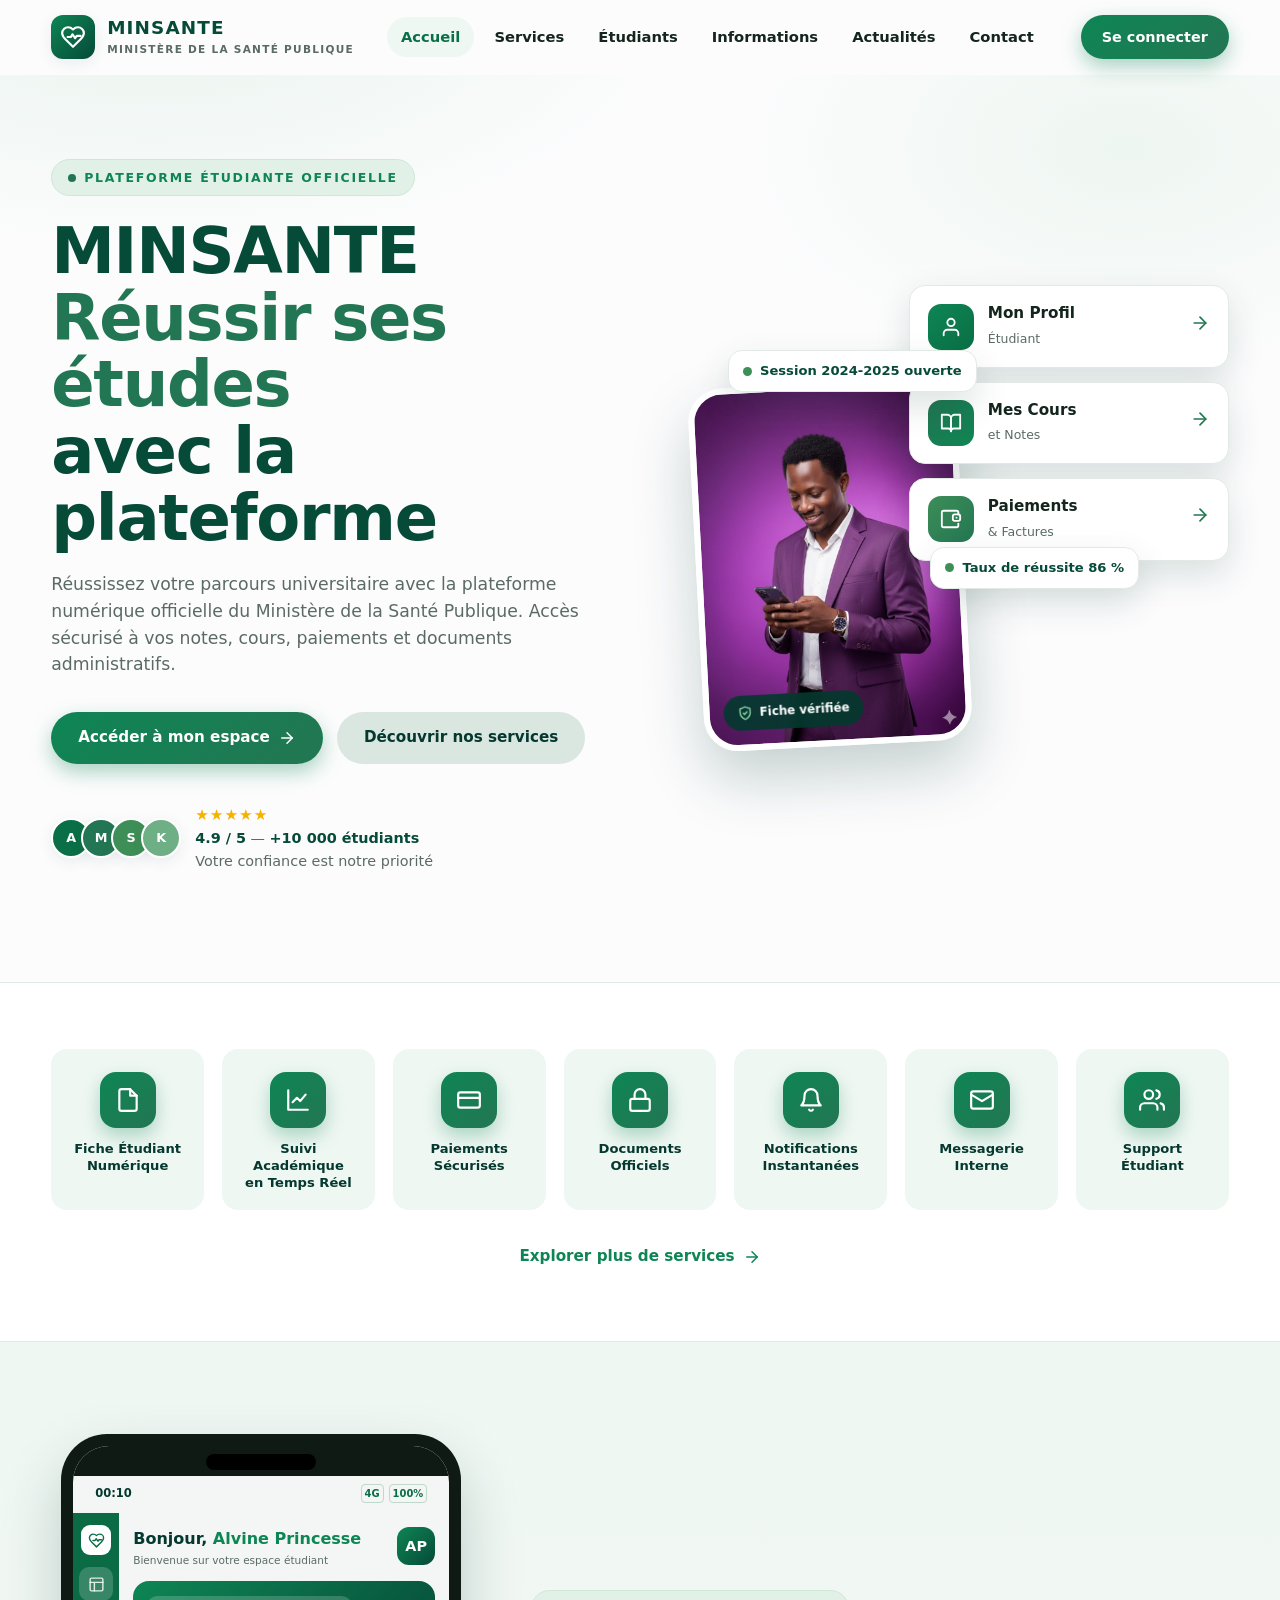
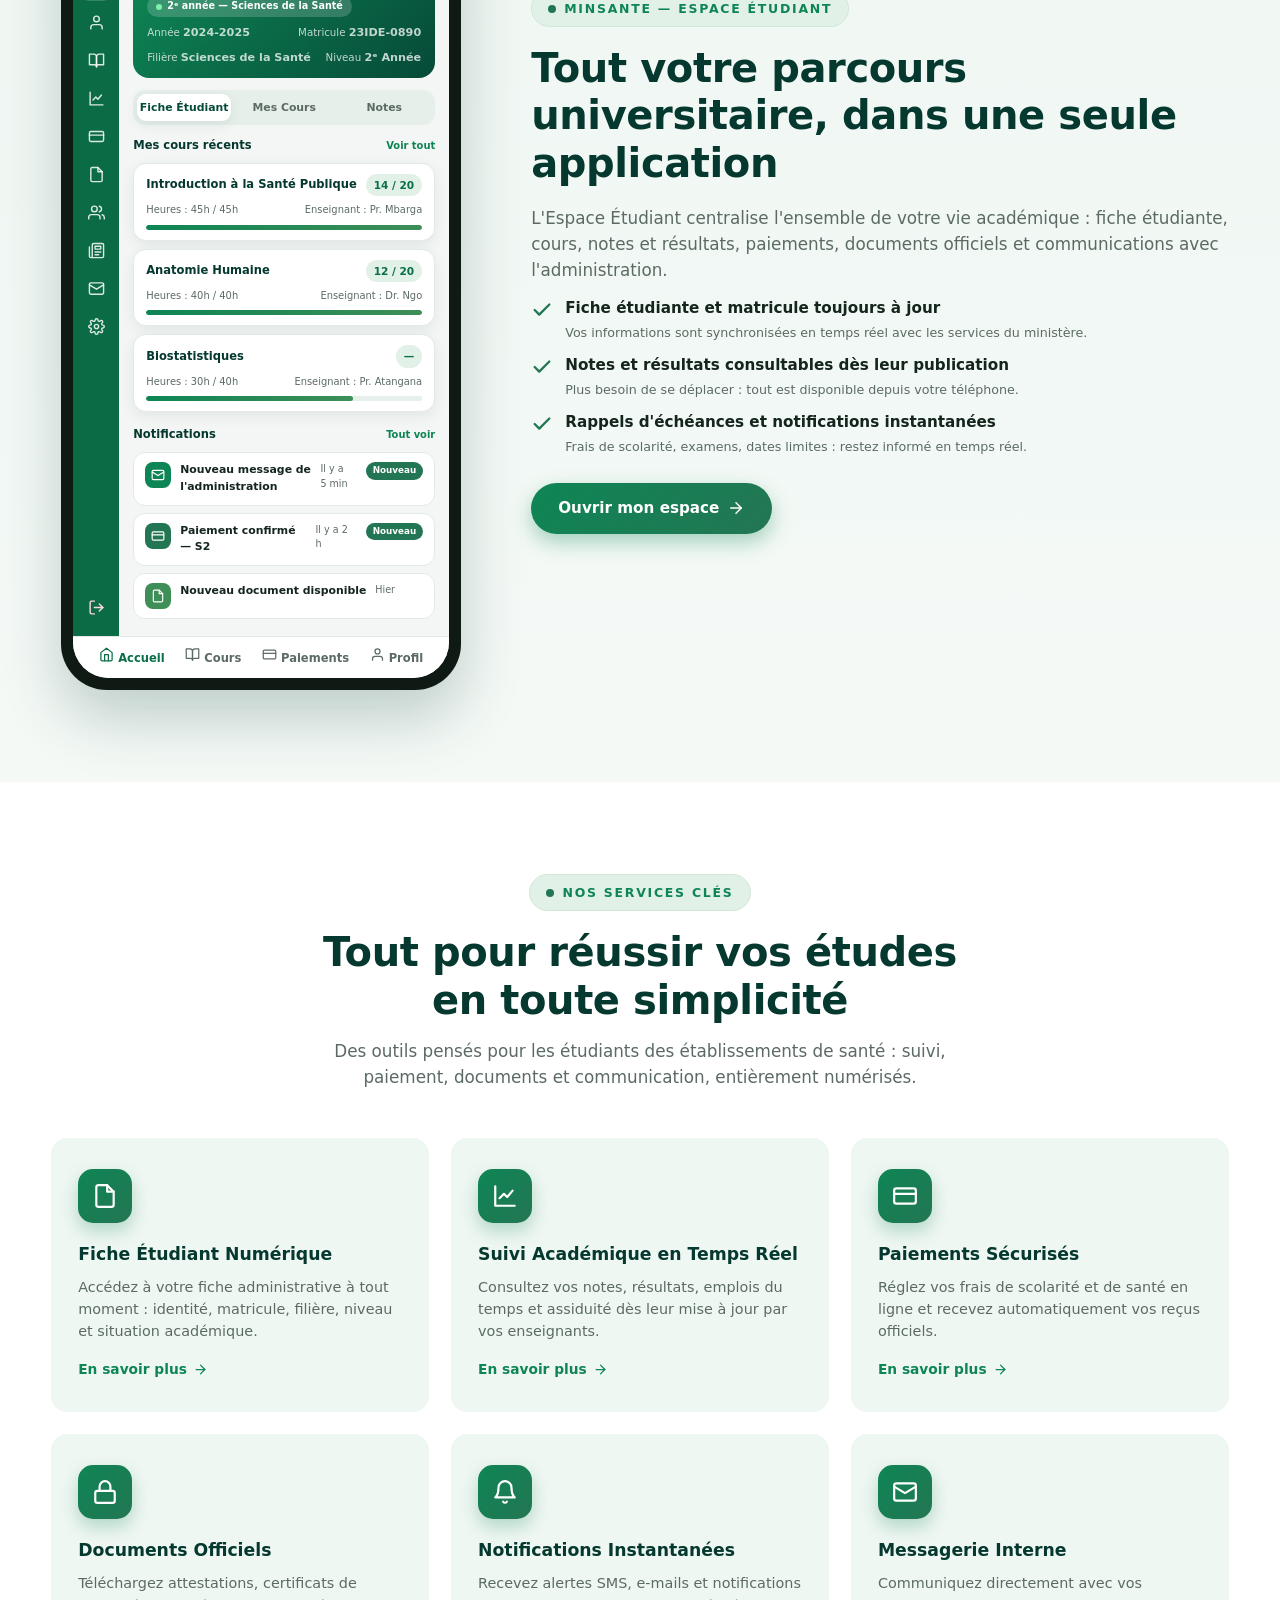
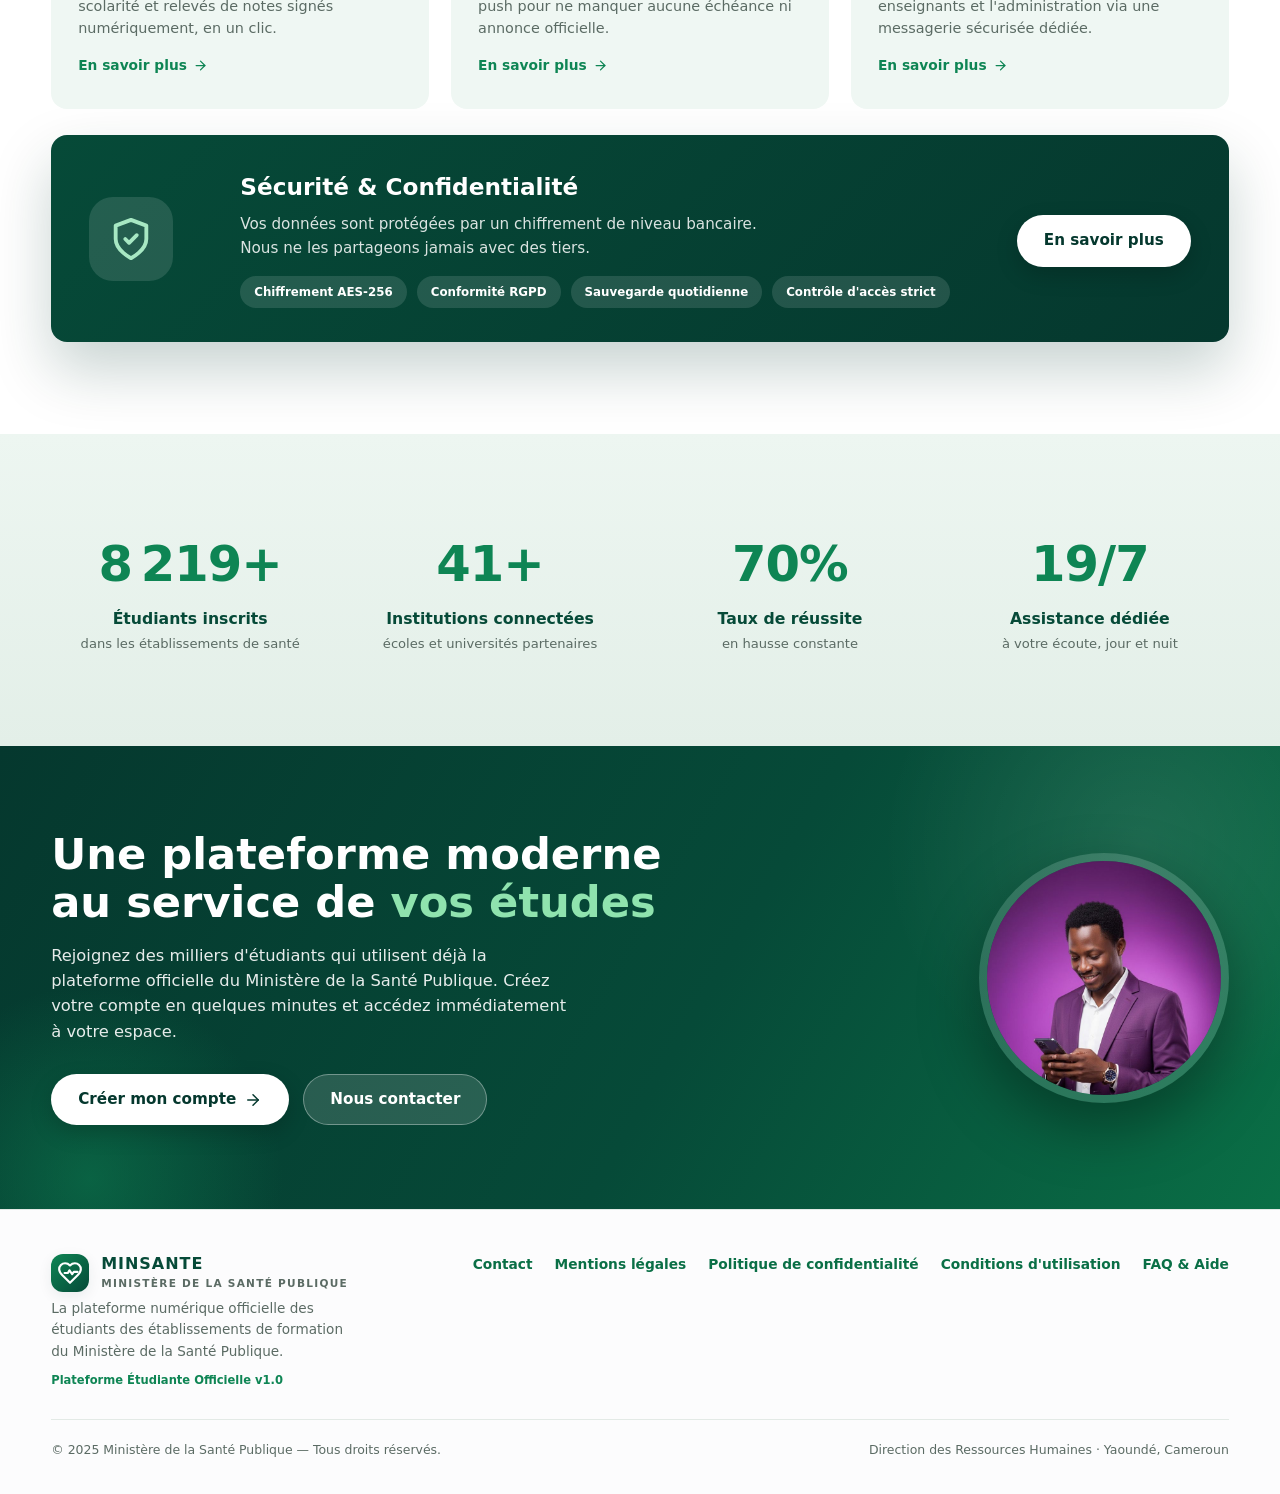
<file: index.html>
<!DOCTYPE html>
<html lang="fr">
<head>
  <meta charset="UTF-8">
  <meta name="viewport" content="width=device-width, initial-scale=1.0">
  <title>MINSANTE — Plateforme Étudiante Officielle</title>
  <meta name="description" content="Plateforme numérique officielle du Ministère de la Santé Publique : accès sécurisé à vos notes, cours, paiements et documents administratifs.">
  <link rel="stylesheet" href="css/style.css">

  <!-- Icônes SVG inline (sprite) -->
  <svg width="0" height="0" style="position:absolute" aria-hidden="true">
    <defs>
      <symbol id="i-graduation" viewBox="0 0 24 24" fill="none" stroke="currentColor" stroke-width="2" stroke-linecap="round" stroke-linejoin="round">
        <path d="M22 10 12 5 2 10l10 5 10-5z"/><path d="M6 12v5c0 1.7 2.7 3 6 3s6-1.3 6-3v-5"/><path d="M22 10v6"/>
      </symbol>
      <symbol id="i-layout" viewBox="0 0 24 24" fill="none" stroke="currentColor" stroke-width="2" stroke-linecap="round" stroke-linejoin="round">
        <rect x="3" y="3" width="18" height="18" rx="2"/><path d="M3 9h18M9 21V9"/>
      </symbol>
      <symbol id="i-user" viewBox="0 0 24 24" fill="none" stroke="currentColor" stroke-width="2" stroke-linecap="round" stroke-linejoin="round">
        <path d="M20 21v-2a4 4 0 0 0-4-4H8a4 4 0 0 0-4 4v2"/><circle cx="12" cy="7" r="4"/>
      </symbol>
      <symbol id="i-book" viewBox="0 0 24 24" fill="none" stroke="currentColor" stroke-width="2" stroke-linecap="round" stroke-linejoin="round">
        <path d="M2 3h6a4 4 0 0 1 4 4v14a3 3 0 0 0-3-3H2z"/><path d="M22 3h-6a4 4 0 0 0-4 4v14a3 3 0 0 1 3-3h7z"/>
      </symbol>
      <symbol id="i-file" viewBox="0 0 24 24" fill="none" stroke="currentColor" stroke-width="2" stroke-linecap="round" stroke-linejoin="round">
        <path d="M14 2H6a2 2 0 0 0-2 2v16a2 2 0 0 0 2 2h12a2 2 0 0 0 2-2V8z"/><path d="M14 2v6h6"/>
      </symbol>
      <symbol id="i-bell" viewBox="0 0 24 24" fill="none" stroke="currentColor" stroke-width="2" stroke-linecap="round" stroke-linejoin="round">
        <path d="M18 8A6 6 0 0 0 6 8c0 7-3 9-3 9h18s-3-2-3-9"/><path d="M13.7 21a2 2 0 0 1-3.4 0"/>
      </symbol>
      <symbol id="i-mail" viewBox="0 0 24 24" fill="none" stroke="currentColor" stroke-width="2" stroke-linecap="round" stroke-linejoin="round">
        <rect x="2" y="4" width="20" height="16" rx="2"/><path d="m22 7-10 6L2 7"/>
      </symbol>
      <symbol id="i-wallet" viewBox="0 0 24 24" fill="none" stroke="currentColor" stroke-width="2" stroke-linecap="round" stroke-linejoin="round">
        <path d="M20 7V5a2 2 0 0 0-2-2H4a2 2 0 0 0-2 2v14a2 2 0 0 0 2 2h14a2 2 0 0 0 2-2v-2"/><rect x="14" y="7" width="8" height="7" rx="2"/><path d="M18 10.5h.01"/>
      </symbol>
      <symbol id="i-settings" viewBox="0 0 24 24" fill="none" stroke="currentColor" stroke-width="2" stroke-linecap="round" stroke-linejoin="round">
        <circle cx="12" cy="12" r="3"/><path d="M19.4 15a1.7 1.7 0 0 0 .3 1.9l.1.1a2 2 0 1 1-2.8 2.8l-.1-.1a1.7 1.7 0 0 0-1.9-.3 1.7 1.7 0 0 0-1 1.5V21a2 2 0 1 1-4 0v-.1a1.7 1.7 0 0 0-1-1.5 1.7 1.7 0 0 0-1.9.3l-.1.1a2 2 0 1 1-2.8-2.8l.1-.1a1.7 1.7 0 0 0 .3-1.9 1.7 1.7 0 0 0-1.5-1H3a2 2 0 1 1 0-4h.1a1.7 1.7 0 0 0 1.5-1 1.7 1.7 0 0 0-.3-1.9l-.1-.1a2 2 0 1 1 2.8-2.8l.1.1a1.7 1.7 0 0 0 1.9.3h.1a1.7 1.7 0 0 0 1-1.5V3a2 2 0 1 1 4 0v.1a1.7 1.7 0 0 0 1 1.5 1.7 1.7 0 0 0 1.9-.3l.1-.1a2 2 0 1 1 2.8 2.8l-.1.1a1.7 1.7 0 0 0-.3 1.9v.1a1.7 1.7 0 0 0 1.5 1H21a2 2 0 1 1 0 4h-.1a1.7 1.7 0 0 0-1.5 1z"/>
      </symbol>
      <symbol id="i-logout" viewBox="0 0 24 24" fill="none" stroke="currentColor" stroke-width="2" stroke-linecap="round" stroke-linejoin="round">
        <path d="M9 21H5a2 2 0 0 1-2-2V5a2 2 0 0 1 2-2h4"/><path d="m16 17 5-5-5-5"/><path d="M21 12H9"/>
      </symbol>
      <symbol id="i-arrow-right" viewBox="0 0 24 24" fill="none" stroke="currentColor" stroke-width="2" stroke-linecap="round" stroke-linejoin="round">
        <path d="M5 12h14"/><path d="m12 5 7 7-7 7"/>
      </symbol>
      <symbol id="i-arrow-up" viewBox="0 0 24 24" fill="none" stroke="currentColor" stroke-width="2" stroke-linecap="round" stroke-linejoin="round">
        <path d="M12 19V5"/><path d="m5 12 7-7 7 7"/>
      </symbol>
      <symbol id="i-shield" viewBox="0 0 24 24" fill="none" stroke="currentColor" stroke-width="2" stroke-linecap="round" stroke-linejoin="round">
        <path d="M12 22s8-4 8-10V5l-8-3-8 3v7c0 6 8 10 8 10z"/><path d="m9 12 2 2 4-4"/>
      </symbol>
      <symbol id="i-people" viewBox="0 0 24 24" fill="none" stroke="currentColor" stroke-width="2" stroke-linecap="round" stroke-linejoin="round">
        <path d="M17 21v-2a4 4 0 0 0-4-4H5a4 4 0 0 0-4 4v2"/><circle cx="9" cy="7" r="4"/><path d="M23 21v-2a4 4 0 0 0-3-3.9"/><path d="M16 3.1a4 4 0 0 1 0 7.8"/>
      </symbol>
      <symbol id="i-check" viewBox="0 0 24 24" fill="none" stroke="currentColor" stroke-width="2.5" stroke-linecap="round" stroke-linejoin="round">
        <path d="M20 6 9 17l-5-5"/>
      </symbol>
      <symbol id="i-eye" viewBox="0 0 24 24" fill="none" stroke="currentColor" stroke-width="2" stroke-linecap="round" stroke-linejoin="round">
        <path d="M1 12s4-8 11-8 11 8 11 8-4 8-11 8-11-8-11-8z"/><circle cx="12" cy="12" r="3"/>
      </symbol>
      <symbol id="i-pin" viewBox="0 0 24 24" fill="none" stroke="currentColor" stroke-width="2" stroke-linecap="round" stroke-linejoin="round">
        <path d="M20 10c0 6-8 12-8 12s-8-6-8-12a8 8 0 0 1 16 0z"/><circle cx="12" cy="10" r="3"/>
      </symbol>
      <symbol id="i-phone" viewBox="0 0 24 24" fill="none" stroke="currentColor" stroke-width="2" stroke-linecap="round" stroke-linejoin="round">
        <path d="M22 16.9v3a2 2 0 0 1-2.2 2 19.8 19.8 0 0 1-8.6-3.1 19.5 19.5 0 0 1-6-6A19.8 19.8 0 0 1 2.1 4.2 2 2 0 0 1 4.1 2h3a2 2 0 0 1 2 1.7c.1 1 .4 2 .7 2.9a2 2 0 0 1-.4 2.1L8.1 10a16 16 0 0 0 6 6l1.3-1.3a2 2 0 0 1 2.1-.4c.9.3 1.9.6 2.9.7a2 2 0 0 1 1.6 2z"/>
      </symbol>
      <symbol id="i-home" viewBox="0 0 24 24" fill="none" stroke="currentColor" stroke-width="2" stroke-linecap="round" stroke-linejoin="round">
        <path d="m3 9 9-7 9 7v11a2 2 0 0 1-2 2H5a2 2 0 0 1-2-2z"/><path d="M9 22V12h6v10"/>
      </symbol>
      <symbol id="i-chart" viewBox="0 0 24 24" fill="none" stroke="currentColor" stroke-width="2" stroke-linecap="round" stroke-linejoin="round">
        <path d="M3 3v18h18"/><path d="m7 14 4-4 3 3 5-6"/>
      </symbol>
      <symbol id="i-clock" viewBox="0 0 24 24" fill="none" stroke="currentColor" stroke-width="2" stroke-linecap="round" stroke-linejoin="round">
        <circle cx="12" cy="12" r="10"/><path d="M12 6v6l4 2"/>
      </symbol>
      <symbol id="i-calendar" viewBox="0 0 24 24" fill="none" stroke="currentColor" stroke-width="2" stroke-linecap="round" stroke-linejoin="round">
        <rect x="3" y="4" width="18" height="18" rx="2"/><path d="M16 2v4M8 2v4M3 10h18"/>
      </symbol>
      <symbol id="i-newspaper" viewBox="0 0 24 24" fill="none" stroke="currentColor" stroke-width="2" stroke-linecap="round" stroke-linejoin="round">
        <path d="M4 22h16a2 2 0 0 0 2-2V4a2 2 0 0 0-2-2H8a2 2 0 0 0-2 2v16a2 2 0 0 1-4 0V7"/><path d="M18 14h-8M15 18h-5M10 6h8v4h-8z"/>
      </symbol>
      <symbol id="i-edit" viewBox="0 0 24 24" fill="none" stroke="currentColor" stroke-width="2" stroke-linecap="round" stroke-linejoin="round">
        <path d="M17 3a2.8 2.8 0 1 1 4 4L7.5 20.5 2 22l1.5-5.5z"/>
      </symbol>
      <symbol id="i-heart-pulse" viewBox="0 0 24 24" fill="none" stroke="currentColor" stroke-width="2" stroke-linecap="round" stroke-linejoin="round">
        <path d="M19 14c1.5-1.5 3-3.2 3-5.5A5.5 5.5 0 0 0 16.5 3c-1.8 0-3 .5-4.5 2-1.5-1.5-2.7-2-4.5-2A5.5 5.5 0 0 0 2 8.5c0 2.3 1.5 4 3 5.5l7 7z"/><path d="M7 12h3l1.5-2.5L14 13l1.5-2H19"/>
      </symbol>
      <symbol id="i-lock" viewBox="0 0 24 24" fill="none" stroke="currentColor" stroke-width="2" stroke-linecap="round" stroke-linejoin="round">
        <rect x="3" y="11" width="18" height="11" rx="2"/><path d="M7 11V7a5 5 0 0 1 10 0v4"/>
      </symbol>
      <symbol id="i-star" viewBox="0 0 24 24" fill="currentColor">
        <path d="m12 2 3.1 6.3 6.9 1-5 4.9 1.2 6.8L12 17.8 5.8 21l1.2-6.8-5-4.9 6.9-1z"/>
      </symbol>
      <symbol id="i-card" viewBox="0 0 24 24" fill="none" stroke="currentColor" stroke-width="2" stroke-linecap="round" stroke-linejoin="round">
        <rect x="2" y="5" width="20" height="14" rx="2"/><path d="M2 10h20"/>
      </symbol>
    </defs>
  </svg>

</head>
<body id="accueil">

  <!-- ==================== EN-TÊTE ==================== -->
  <header class="site-header" id="header">
    <div class="container nav">
      <a href="index.html" class="brand" aria-label="MINSANTE — accueil">
        <span class="brand__logo">
          <svg aria-hidden="true"><use href="#i-heart-pulse"/></svg>
        </span>
        <span class="brand__text">
          <span class="brand__name">MINSANTE</span><br>
          <span class="brand__sub">Ministère de la Santé Publique</span>
        </span>
      </a>

      <nav class="nav__links" id="navLinks" aria-label="Navigation principale">
        <a href="#accueil" class="active">Accueil</a>
        <a href="#services">Services</a>
        <a href="#espace-etudiant">Étudiants</a>
        <a href="#informations">Informations</a>
        <a href="actualites.html">Actualités</a>
        <a href="contact.html">Contact</a>
      </nav>

      <div class="nav__cta">
        <a href="connexion.html" class="btn btn-primary">Se connecter</a>
        <button class="burger" id="burger" aria-label="Ouvrir le menu" aria-expanded="false">
          <span></span><span></span><span></span>
        </button>
      </div>
    </div>
  </header>

  <!-- ==================== HÉRO ==================== -->
  <section class="hero">
    <div class="container hero__grid">
      <div>
        <span class="eyebrow">Plateforme Étudiante Officielle</span>
        <h1 class="hero__title">MINSANTE<br><span>Réussir ses études</span><br>avec la plateforme</h1>
        <p class="hero__text">
          Réussissez votre parcours universitaire avec la plateforme numérique officielle du
          Ministère de la Santé Publique. Accès sécurisé à vos notes, cours, paiements et
          documents administratifs.
        </p>
        <div class="hero__actions">
          <a href="connexion.html" class="btn btn-primary">
            Accéder à mon espace
            <svg aria-hidden="true"><use href="#i-arrow-right"/></svg>
          </a>
          <a href="#services" class="btn btn-ghost">Découvrir nos services</a>
        </div>
        <div class="hero__trust">
          <div class="avatars" aria-hidden="true">
            <span style="background:#0a6f46">A</span>
            <span style="background:#237653">M</span>
            <span style="background:#3e8e57">S</span>
            <span style="background:#6faf85">K</span>
          </div>
          <div>
            <div class="trust__stars">★★★★★</div>
            <div class="trust__note"><b>4.9 / 5</b> — <b>+10 000 étudiants</b><br>Votre confiance est notre priorité</div>
          </div>
        </div>
      </div>

      <!-- Visuel : cartes de liens rapides -->
      <div class="hero__visual reveal">
        <div class="hero__float-chip chip-bilan"><span class="dot"></span>Session 2024-2025 ouverte</div>
        <div class="hero__float-chip chip-reussite"><span class="dot"></span>Taux de réussite 86 %</div>
        <figure class="hero__photo">
          <img src="img/etudiant.jpg" alt="Étudiant en Sciences de la Santé sur la plateforme MINSANTE">
          <figcaption class="hero__photo-badge">
            <svg aria-hidden="true"><use href="#i-shield"/></svg>
            Fiche vérifiée
          </figcaption>
        </figure>
        <div class="hero__card-stack">
          <a class="quick-card" href="connexion.html">
            <span class="quick-card__icon" style="background:linear-gradient(135deg,#0e8554,#0a6f46)">
              <svg aria-hidden="true"><use href="#i-user"/></svg>
            </span>
            <span class="quick-card__text"><b>Mon Profil</b><small>Étudiant</small></span>
            <span class="quick-card__arrow"><svg aria-hidden="true"><use href="#i-arrow-right"/></svg></span>
          </a>
          <a class="quick-card" href="#espace-etudiant">
            <span class="quick-card__icon" style="background:linear-gradient(135deg,#237653,#0e8554)">
              <svg aria-hidden="true"><use href="#i-book"/></svg>
            </span>
            <span class="quick-card__text"><b>Mes Cours</b><small>et Notes</small></span>
            <span class="quick-card__arrow"><svg aria-hidden="true"><use href="#i-arrow-right"/></svg></span>
          </a>
          <a class="quick-card" href="contact.html">
            <span class="quick-card__icon" style="background:linear-gradient(135deg,#3e8e57,#237653)">
              <svg aria-hidden="true"><use href="#i-wallet"/></svg>
            </span>
            <span class="quick-card__text"><b>Paiements</b><small>&amp; Factures</small></span>
            <span class="quick-card__arrow"><svg aria-hidden="true"><use href="#i-arrow-right"/></svg></span>
          </a>
        </div>
      </div>
    </div>
  </section>

  <!-- ==================== BANDE SERVICES ==================== -->
  <section class="services-band" id="services">
    <div class="container">
      <div class="services-band__grid">
        <div class="service-mini reveal">
          <span class="service-mini__icon"><svg aria-hidden="true"><use href="#i-file"/></svg></span>
          <p>Fiche Étudiant<br>Numérique</p>
        </div>
        <div class="service-mini reveal">
          <span class="service-mini__icon"><svg aria-hidden="true"><use href="#i-chart"/></svg></span>
          <p>Suivi Académique<br>en Temps Réel</p>
        </div>
        <div class="service-mini reveal">
          <span class="service-mini__icon"><svg aria-hidden="true"><use href="#i-card"/></svg></span>
          <p>Paiements<br>Sécurisés</p>
        </div>
        <div class="service-mini reveal">
          <span class="service-mini__icon"><svg aria-hidden="true"><use href="#i-lock"/></svg></span>
          <p>Documents<br>Officiels</p>
        </div>
        <div class="service-mini reveal">
          <span class="service-mini__icon"><svg aria-hidden="true"><use href="#i-bell"/></svg></span>
          <p>Notifications<br>Instantanées</p>
        </div>
        <div class="service-mini reveal">
          <span class="service-mini__icon"><svg aria-hidden="true"><use href="#i-mail"/></svg></span>
          <p>Messagerie<br>Interne</p>
        </div>
        <div class="service-mini reveal">
          <span class="service-mini__icon"><svg aria-hidden="true"><use href="#i-people"/></svg></span>
          <p>Support<br>Étudiant</p>
        </div>
      </div>
      <div class="services-band__more">
        <a href="#informations">Explorer plus de services
          <svg aria-hidden="true"><use href="#i-arrow-right"/></svg>
        </a>
      </div>
    </div>
  </section>

  <!-- ==================== ESPACE ÉTUDIANT ==================== -->
  <section class="section space" id="espace-etudiant">
    <div class="container space__grid">
      <!-- Téléphone -->
      <div class="phone reveal">
        <div class="phone__screen">
          <div class="phone__notch"></div>
          <div class="phone__status">
            <span id="phoneClock">08:45</span>
            <span class="icons"><span>4G</span><span>100%</span></span>
          </div>

          <div class="dash">
            <!-- Barre latérale -->
            <aside class="dash__side">
              <span class="logo"><svg aria-hidden="true"><use href="#i-heart-pulse"/></svg></span>
              <button class="active" title="Tableau de bord" data-side="0"><svg aria-hidden="true"><use href="#i-layout"/></svg></button>
              <button title="Fiche étudiant" data-side="1"><svg aria-hidden="true"><use href="#i-user"/></svg></button>
              <button title="Mes cours" data-side="2"><svg aria-hidden="true"><use href="#i-book"/></svg></button>
              <button title="Notes &amp; résultats" data-side="3"><svg aria-hidden="true"><use href="#i-chart"/></svg></button>
              <button title="Paiements" data-side="4"><svg aria-hidden="true"><use href="#i-card"/></svg></button>
              <button title="Documents" data-side="5"><svg aria-hidden="true"><use href="#i-file"/></svg></button>
              <button title="Emploi &amp; stages" data-side="6"><svg aria-hidden="true"><use href="#i-people"/></svg></button>
              <button title="Actualités" data-side="7"><svg aria-hidden="true"><use href="#i-newspaper"/></svg></button>
              <button title="Messages" data-side="8"><svg aria-hidden="true"><use href="#i-mail"/></svg></button>
              <button title="Paramètres" data-side="9"><svg aria-hidden="true"><use href="#i-settings"/></svg></button>
              <button class="logout" title="Déconnexion"><svg aria-hidden="true"><use href="#i-logout"/></svg></button>
            </aside>

            <!-- Contenu -->
            <main class="dash__main">
              <div class="dash__welcome">
                <div>
                  <h4>Bonjour, <span>Alvine Princesse</span></h4>
                  <p>Bienvenue sur votre espace étudiant</p>
                </div>
                <span class="dash__avatar">AP</span>
              </div>

              <div class="dash__student-card">
                <span class="badge">2ᵉ année — Sciences de la Santé</span>
                <div class="row">
                  <span>Année <b>2024-2025</b></span>
                  <span>Matricule <b>23IDE-0890</b></span>
                </div>
                <div class="row">
                  <span>Filière <b>Sciences de la Santé</b></span>
                  <span>Niveau <b>2ᵉ Année</b></span>
                </div>
              </div>

              <!-- Onglets -->
              <div class="dash__tabs" role="tablist">
                <button class="active" data-tab="fiche" role="tab">Fiche Étudiant</button>
                <button data-tab="cours" role="tab">Mes Cours</button>
                <button data-tab="notes" role="tab">Notes</button>
              </div>

              <!-- Panel : Fiche -->
              <div class="dash__panel active" data-panel="fiche">
                <div class="dash__block-title">
                  <span>Mes cours récents</span>
                  <a href="#espace-etudiant">Voir tout</a>
                </div>

                <div class="course-card">
                  <div class="course-card__top">
                    <h6>Introduction à la Santé Publique</h6>
                    <span class="grade">14 / 20</span>
                  </div>
                  <div class="meta"><span>Heures : 45h / 45h</span><span>Enseignant : Pr. Mbarga</span></div>
                  <div class="bar"><i style="width:100%"></i></div>
                </div>
                <div class="course-card">
                  <div class="course-card__top">
                    <h6>Anatomie Humaine</h6>
                    <span class="grade">12 / 20</span>
                  </div>
                  <div class="meta"><span>Heures : 40h / 40h</span><span>Enseignant : Dr. Ngo</span></div>
                  <div class="bar"><i style="width:100%"></i></div>
                </div>
                <div class="course-card">
                  <div class="course-card__top">
                    <h6>Biostatistiques</h6>
                    <span class="grade">—</span>
                  </div>
                  <div class="meta"><span>Heures : 30h / 40h</span><span>Enseignant : Pr. Atangana</span></div>
                  <div class="bar"><i style="width:75%"></i></div>
                </div>

                <div class="dash__block-title" style="margin-top:14px">
                  <span>Notifications</span>
                  <a href="actualites.html">Tout voir</a>
                </div>
                <ul class="notif-list">
                  <li class="new">
                    <span class="ico" style="background:#0e8554"><svg aria-hidden="true"><use href="#i-mail"/></svg></span>
                    <p>Nouveau message de l'administration</p>
                    <small>Il y a 5 min</small>
                  </li>
                  <li class="new">
                    <span class="ico" style="background:#237653"><svg aria-hidden="true"><use href="#i-card"/></svg></span>
                    <p>Paiement confirmé — S2</p>
                    <small>Il y a 2 h</small>
                  </li>
                  <li>
                    <span class="ico" style="background:#3e8e57"><svg aria-hidden="true"><use href="#i-file"/></svg></span>
                    <p>Nouveau document disponible</p>
                    <small>Hier</small>
                  </li>
                </ul>
              </div>

              <!-- Panel : Cours -->
              <div class="dash__panel" data-panel="cours">
                <div class="dash__block-title"><span>Semestre 2 — 2024-2025</span><a href="#espace-etudiant">Emploi du temps</a></div>
                <div class="course-card">
                  <div class="course-card__top"><h6>Introduction à la Santé Publique</h6><span class="grade">45h</span></div>
                  <div class="meta"><span>Lun · Mer · 8h-10h</span><span>Pr. Mbarga</span></div>
                  <div class="bar"><i style="width:100%"></i></div>
                </div>
                <div class="course-card">
                  <div class="course-card__top"><h6>Anatomie Humaine</h6><span class="grade">40h</span></div>
                  <div class="meta"><span>Mar · Jeu · 10h-12h</span><span>Dr. Ngo</span></div>
                  <div class="bar"><i style="width:100%"></i></div>
                </div>
                <div class="course-card">
                  <div class="course-card__top"><h6>Biostatistiques</h6><span class="grade">30h/40h</span></div>
                  <div class="meta"><span>Ven · 13h-17h</span><span>Pr. Atangana</span></div>
                  <div class="bar"><i style="width:75%"></i></div>
                </div>
                <div class="course-card">
                  <div class="course-card__top"><h6>Épidémiologie de Base</h6><span class="grade">24h/40h</span></div>
                  <div class="meta"><span>Lun · 14h-17h</span><span>Dr. Fouda</span></div>
                  <div class="bar"><i style="width:60%"></i></div>
                </div>
              </div>

              <!-- Panel : Notes -->
              <div class="dash__panel" data-panel="notes">
                <div class="dash__block-title"><span>Résultats — Semestre 1</span><a href="#espace-etudiant">Relevé PDF</a></div>
                <div class="course-card">
                  <div class="course-card__top"><h6>Introduction à la Santé Publique</h6><span class="grade">14 / 20</span></div>
                  <div class="meta"><span>DS : 14 · Examen : 14</span><span>Semestre 1</span></div>
                </div>
                <div class="course-card">
                  <div class="course-card__top"><h6>Anatomie Humaine</h6><span class="grade">12 / 20</span></div>
                  <div class="meta"><span>DS : 11 · Examen : 13</span><span>Semestre 1</span></div>
                </div>
                <div class="course-card">
                  <div class="course-card__top"><h6>Chimie Générale</h6><span class="grade">16 / 20</span></div>
                  <div class="meta"><span>DS : 15 · Examen : 17</span><span>Semestre 1</span></div>
                </div>
                <div class="course-card" style="background:linear-gradient(135deg,#0e8554,#064a38);border:0">
                  <div class="course-card__top"><h6 style="color:#fff">Moyenne générale</h6><span class="grade" style="background:#fff;color:#0a6f46">14,00 / 20</span></div>
                  <div class="meta" style="color:rgba(255,255,255,.8)"><span>Rang : 12ᵉ / 96</span><span>Mention : Bien</span></div>
                </div>
              </div>
            </main>
          </div>

          <!-- Barre du bas -->
          <div class="phone__status" style="background:#fff;border-top:1px solid var(--line);padding:10px 26px">
            <span style="color:#0a6f46"><svg width="15" height="15" aria-hidden="true"><use href="#i-home"/></svg> Accueil</span>
            <span style="color:var(--muted)"><svg width="15" height="15" aria-hidden="true"><use href="#i-book"/></svg> Cours</span>
            <span style="color:var(--muted)"><svg width="15" height="15" aria-hidden="true"><use href="#i-card"/></svg> Paiements</span>
            <span style="color:var(--muted)"><svg width="15" height="15" aria-hidden="true"><use href="#i-user"/></svg> Profil</span>
          </div>
        </div>
      </div>

      <!-- Texte à côté -->
      <div class="space__copy reveal">
        <span class="eyebrow">MINSANTE — Espace Étudiant</span>
        <h2 class="section__title">Tout votre parcours universitaire, dans une seule application</h2>
        <p>
          L'Espace Étudiant centralise l'ensemble de votre vie académique : fiche étudiante,
          cours, notes et résultats, paiements, documents officiels et communications avec
          l'administration.
        </p>
        <ul class="space__features">
          <li>
            <svg aria-hidden="true"><use href="#i-check"/></svg>
            <span>Fiche étudiante et matricule toujours à jour
              <small>Vos informations sont synchronisées en temps réel avec les services du ministère.</small>
            </span>
          </li>
          <li>
            <svg aria-hidden="true"><use href="#i-check"/></svg>
            <span>Notes et résultats consultables dès leur publication
              <small>Plus besoin de se déplacer : tout est disponible depuis votre téléphone.</small>
            </span>
          </li>
          <li>
            <svg aria-hidden="true"><use href="#i-check"/></svg>
            <span>Rappels d'échéances et notifications instantanées
              <small>Frais de scolarité, examens, dates limites : restez informé en temps réel.</small>
            </span>
          </li>
        </ul>
        <div class="hero__actions" style="margin-top:26px">
          <a href="connexion.html" class="btn btn-primary">Ouvrir mon espace
            <svg aria-hidden="true"><use href="#i-arrow-right"/></svg>
          </a>
        </div>
      </div>
    </div>
  </section>

  <!-- ==================== NOS SERVICES CLÉS ==================== -->
  <section class="section features" id="informations">
    <div class="container">
      <div class="section__head reveal">
        <span class="eyebrow">Nos Services Clés</span>
        <h2 class="section__title">Tout pour réussir vos études<br>en toute simplicité</h2>
        <p class="section__lead">
          Des outils pensés pour les étudiants des établissements de santé : suivi,
          paiement, documents et communication, entièrement numérisés.
        </p>
      </div>

      <div class="features__grid">
        <article class="feature-card reveal">
          <span class="feature-card__icon"><svg aria-hidden="true"><use href="#i-file"/></svg></span>
          <h3>Fiche Étudiant Numérique</h3>
          <p>Accédez à votre fiche administrative à tout moment : identité, matricule, filière, niveau et situation académique.</p>
          <a class="more" href="connexion.html">En savoir plus <svg aria-hidden="true"><use href="#i-arrow-right"/></svg></a>
        </article>
        <article class="feature-card reveal">
          <span class="feature-card__icon"><svg aria-hidden="true"><use href="#i-chart"/></svg></span>
          <h3>Suivi Académique en Temps Réel</h3>
          <p>Consultez vos notes, résultats, emplois du temps et assiduité dès leur mise à jour par vos enseignants.</p>
          <a class="more" href="connexion.html">En savoir plus <svg aria-hidden="true"><use href="#i-arrow-right"/></svg></a>
        </article>
        <article class="feature-card reveal">
          <span class="feature-card__icon"><svg aria-hidden="true"><use href="#i-card"/></svg></span>
          <h3>Paiements Sécurisés</h3>
          <p>Réglez vos frais de scolarité et de santé en ligne et recevez automatiquement vos reçus officiels.</p>
          <a class="more" href="contact.html">En savoir plus <svg aria-hidden="true"><use href="#i-arrow-right"/></svg></a>
        </article>
        <article class="feature-card reveal">
          <span class="feature-card__icon"><svg aria-hidden="true"><use href="#i-lock"/></svg></span>
          <h3>Documents Officiels</h3>
          <p>Téléchargez attestations, certificats de scolarité et relevés de notes signés numériquement, en un clic.</p>
          <a class="more" href="connexion.html">En savoir plus <svg aria-hidden="true"><use href="#i-arrow-right"/></svg></a>
        </article>
        <article class="feature-card reveal">
          <span class="feature-card__icon"><svg aria-hidden="true"><use href="#i-bell"/></svg></span>
          <h3>Notifications Instantanées</h3>
          <p>Recevez alertes SMS, e-mails et notifications push pour ne manquer aucune échéance ni annonce officielle.</p>
          <a class="more" href="actualites.html">En savoir plus <svg aria-hidden="true"><use href="#i-arrow-right"/></svg></a>
        </article>
        <article class="feature-card reveal">
          <span class="feature-card__icon"><svg aria-hidden="true"><use href="#i-mail"/></svg></span>
          <h3>Messagerie Interne</h3>
          <p>Communiquez directement avec vos enseignants et l'administration via une messagerie sécurisée dédiée.</p>
          <a class="more" href="connexion.html">En savoir plus <svg aria-hidden="true"><use href="#i-arrow-right"/></svg></a>
        </article>
      </div>

      <!-- Sécurité -->
      <div class="security-card reveal">
        <div class="shield" aria-hidden="true"><svg><use href="#i-shield"/></svg></div>
        <div>
          <h3>Sécurité &amp; Confidentialité</h3>
          <p>Vos données sont protégées par un chiffrement de niveau bancaire. Nous ne les partageons jamais avec des tiers.</p>
          <div class="security-card__badges">
            <span>Chiffrement AES-256</span>
            <span>Conformité RGPD</span>
            <span>Sauvegarde quotidienne</span>
            <span>Contrôle d'accès strict</span>
          </div>
        </div>
        <a class="btn btn-light" href="connexion.html">En savoir plus</a>
      </div>
    </div>
  </section>

  <!-- ==================== STATISTIQUES ==================== -->
  <section class="section stats">
    <div class="container stats__grid">
      <div class="stat reveal">
        <div class="num"><span class="count" data-target="10000" data-suffix="+">0</span></div>
        <div class="lbl">Étudiants inscrits</div>
        <div class="sub">dans les établissements de santé</div>
      </div>
      <div class="stat reveal">
        <div class="num"><span class="count" data-target="50" data-suffix="+">0</span></div>
        <div class="lbl">Institutions connectées</div>
        <div class="sub">écoles et universités partenaires</div>
      </div>
      <div class="stat reveal">
        <div class="num"><span class="count" data-target="86" data-suffix="%">0</span></div>
        <div class="lbl">Taux de réussite</div>
        <div class="sub">en hausse constante</div>
      </div>
      <div class="stat reveal">
        <div class="num"><span class="count" data-target="24" data-suffix="/7">0</span></div>
        <div class="lbl">Assistance dédiée</div>
        <div class="sub">à votre écoute, jour et nuit</div>
      </div>
    </div>
  </section>

  <!-- ==================== APPEL À L'ACTION ==================== -->
  <section class="cta">
    <div class="container cta__inner">
      <div class="reveal">
        <h2 class="cta__title">Une plateforme moderne<br>au service de <span>vos études</span></h2>
        <p>
          Rejoignez des milliers d'étudiants qui utilisent déjà la plateforme officielle du
          Ministère de la Santé Publique. Créez votre compte en quelques minutes et accédez
          immédiatement à votre espace.
        </p>
        <div class="actions">
          <a href="connexion.html" class="btn btn-light">Créer mon compte
            <svg aria-hidden="true"><use href="#i-arrow-right"/></svg>
          </a>
          <a href="contact.html" class="btn btn-ghost" style="background:rgba(255,255,255,.14);color:#fff;border-color:rgba(255,255,255,.35)">Nous contacter</a>
        </div>
      </div>
      <div class="cta__visual reveal">
        <figure class="cta__photo">
          <img src="img/etudiant.jpg" alt="Étudiant sur la plateforme MINSANTE">
        </figure>
      </div>
    </div>
  </section>

  <!-- ==================== PIED DE PAGE ==================== -->
  <footer class="site-footer">
    <div class="container">
      <div class="footer__grid">
        <div class="footer__brand">
          <a href="index.html" class="brand">
            <span class="brand__logo" style="width:38px;height:38px">
              <svg aria-hidden="true"><use href="#i-heart-pulse"/></svg>
            </span>
            <span class="brand__text">
              <span class="brand__name">MINSANTE</span><br>
              <span class="brand__sub">Ministère de la Santé Publique</span>
            </span>
          </a>
          <p>La plateforme numérique officielle des étudiants des établissements de formation du Ministère de la Santé Publique.</p>
          <p class="version">Plateforme Étudiante Officielle v1.0</p>
        </div>
        <div class="footer__links">
          <a href="contact.html">Contact</a>
          <a href="#">Mentions légales</a>
          <a href="#">Politique de confidentialité</a>
          <a href="#">Conditions d'utilisation</a>
          <a href="#">FAQ &amp; Aide</a>
        </div>
      </div>
      <div class="footer__bottom">
        <span>© 2025 Ministère de la Santé Publique — Tous droits réservés.</span>
        <span>Direction des Ressources Humaines · Yaoundé, Cameroun</span>
      </div>
    </div>
  </footer>

  <script src="js/main.js"></script>
</body>
</html>
</file>
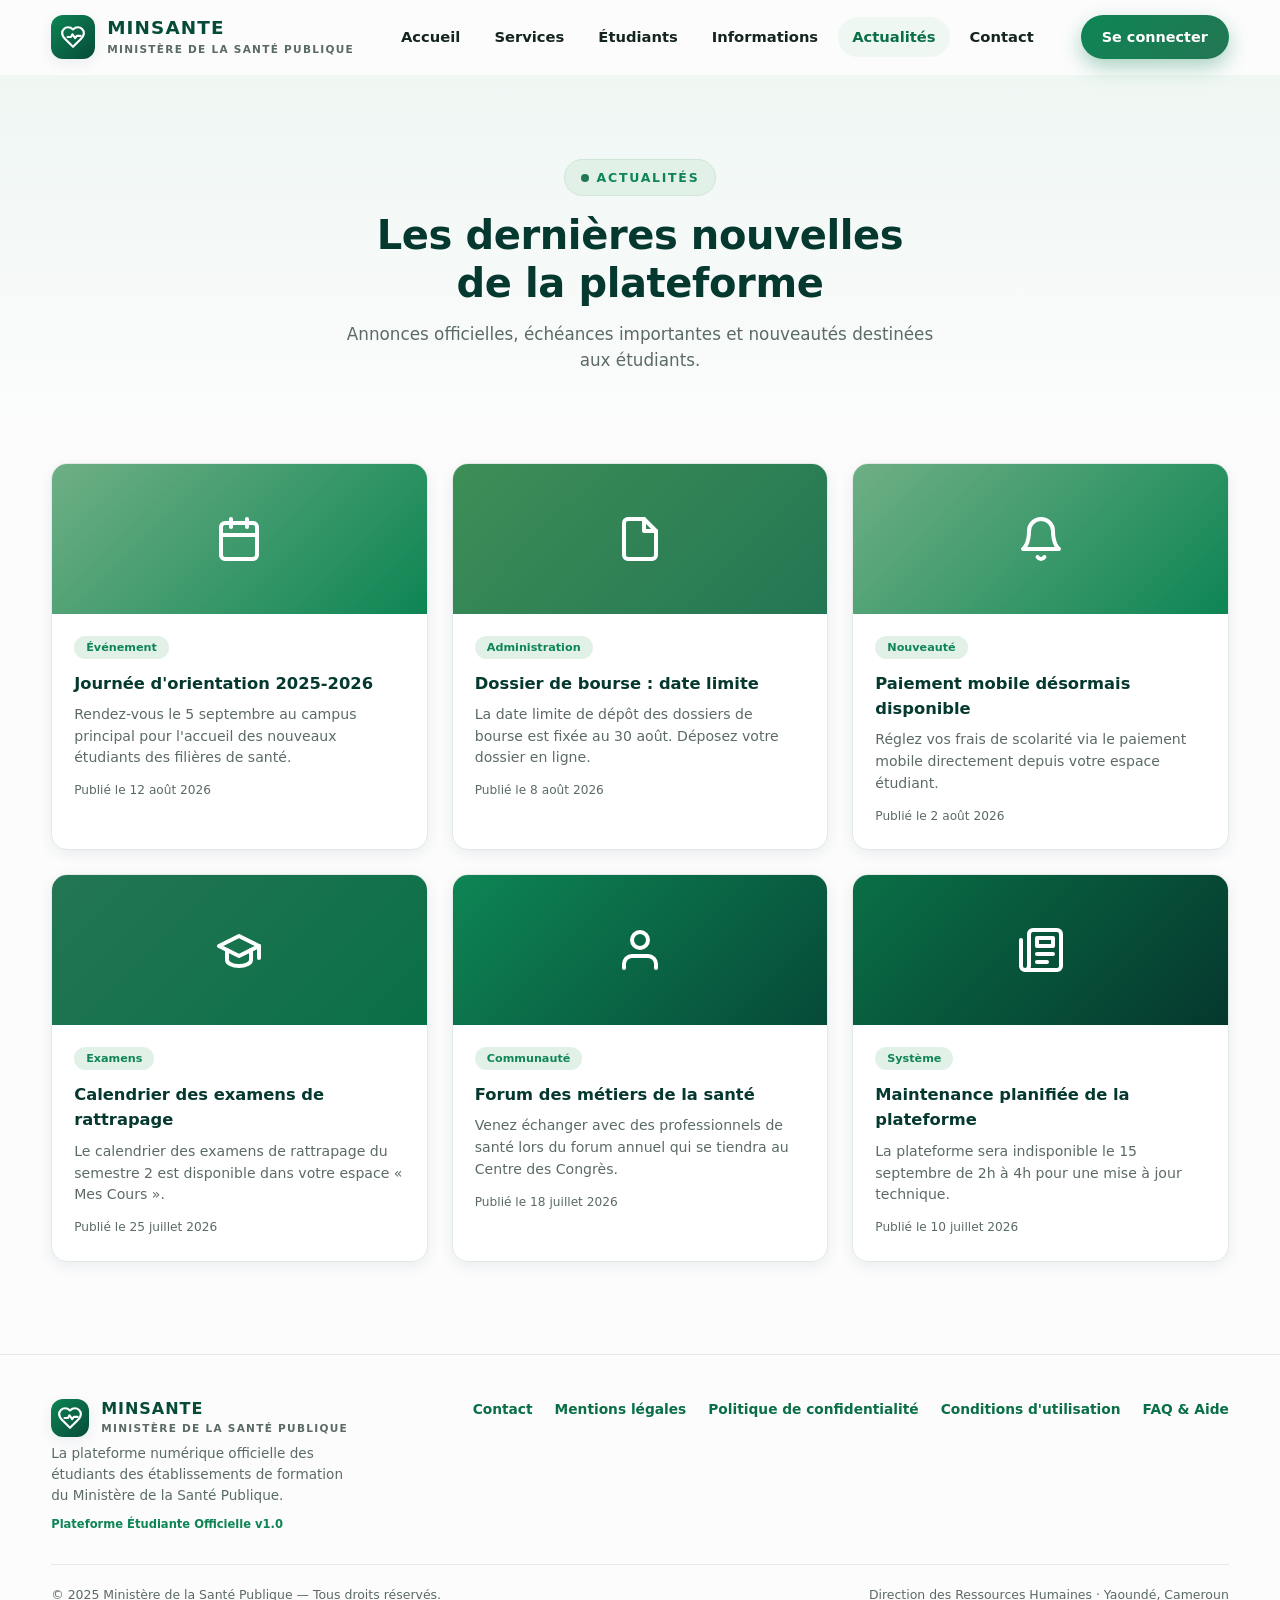
<file: actualites.html>
<!DOCTYPE html>
<html lang="fr">
<head>
  <meta charset="UTF-8">
  <meta name="viewport" content="width=device-width, initial-scale=1.0">
  <title>Actualités — MINSANTE Plateforme Étudiante</title>
  <meta name="description" content="Les dernières actualités de la plateforme étudiante officielle du Ministère de la Santé Publique.">
  <link rel="stylesheet" href="css/style.css">

  <svg width="0" height="0" style="position:absolute" aria-hidden="true">
    <defs>
      <symbol id="i-heart-pulse" viewBox="0 0 24 24" fill="none" stroke="currentColor" stroke-width="2" stroke-linecap="round" stroke-linejoin="round">
        <path d="M19 14c1.5-1.5 3-3.2 3-5.5A5.5 5.5 0 0 0 16.5 3c-1.8 0-3 .5-4.5 2-1.5-1.5-2.7-2-4.5-2A5.5 5.5 0 0 0 2 8.5c0 2.3 1.5 4 3 5.5l7 7z"/><path d="M7 12h3l1.5-2.5L14 13l1.5-2H19"/>
      </symbol>
      <symbol id="i-newspaper" viewBox="0 0 24 24" fill="none" stroke="currentColor" stroke-width="2" stroke-linecap="round" stroke-linejoin="round">
        <path d="M4 22h16a2 2 0 0 0 2-2V4a2 2 0 0 0-2-2H8a2 2 0 0 0-2 2v16a2 2 0 0 1-4 0V7"/><path d="M18 14h-8M15 18h-5M10 6h8v4h-8z"/>
      </symbol>
      <symbol id="i-calendar" viewBox="0 0 24 24" fill="none" stroke="currentColor" stroke-width="2" stroke-linecap="round" stroke-linejoin="round">
        <rect x="3" y="4" width="18" height="18" rx="2"/><path d="M16 2v4M8 2v4M3 10h18"/>
      </symbol>
      <symbol id="i-bell" viewBox="0 0 24 24" fill="none" stroke="currentColor" stroke-width="2" stroke-linecap="round" stroke-linejoin="round">
        <path d="M18 8A6 6 0 0 0 6 8c0 7-3 9-3 9h18s-3-2-3-9"/><path d="M13.7 21a2 2 0 0 1-3.4 0"/>
      </symbol>
      <symbol id="i-graduation" viewBox="0 0 24 24" fill="none" stroke="currentColor" stroke-width="2" stroke-linecap="round" stroke-linejoin="round">
        <path d="M22 10 12 5 2 10l10 5 10-5z"/><path d="M6 12v5c0 1.7 2.7 3 6 3s6-1.3 6-3v-5"/><path d="M22 10v6"/>
      </symbol>
      <symbol id="i-file" viewBox="0 0 24 24" fill="none" stroke="currentColor" stroke-width="2" stroke-linecap="round" stroke-linejoin="round">
        <path d="M14 2H6a2 2 0 0 0-2 2v16a2 2 0 0 0 2 2h12a2 2 0 0 0 2-2V8z"/><path d="M14 2v6h6"/>
      </symbol>
      <symbol id="i-user" viewBox="0 0 24 24" fill="none" stroke="currentColor" stroke-width="2" stroke-linecap="round" stroke-linejoin="round">
        <path d="M20 21v-2a4 4 0 0 0-4-4H8a4 4 0 0 0-4 4v2"/><circle cx="12" cy="7" r="4"/>
      </symbol>
    </defs>
  </svg>
</head>
<body>

  <header class="site-header">
    <div class="container nav">
      <a href="index.html" class="brand">
        <span class="brand__logo"><svg aria-hidden="true"><use href="#i-heart-pulse"/></svg></span>
        <span class="brand__text">
          <span class="brand__name">MINSANTE</span><br>
          <span class="brand__sub">Ministère de la Santé Publique</span>
        </span>
      </a>
      <nav class="nav__links" id="navLinks">
        <a href="index.html">Accueil</a>
        <a href="index.html#services">Services</a>
        <a href="index.html#espace-etudiant">Étudiants</a>
        <a href="index.html#informations">Informations</a>
        <a href="actualites.html" class="active">Actualités</a>
        <a href="contact.html">Contact</a>
      </nav>
      <div class="nav__cta">
        <a href="connexion.html" class="btn btn-primary">Se connecter</a>
        <button class="burger" id="burger" aria-label="Ouvrir le menu" aria-expanded="false">
          <span></span><span></span><span></span>
        </button>
      </div>
    </div>
  </header>

  <section class="page-hero">
    <div class="container">
      <span class="eyebrow">Actualités</span>
      <h1 class="section__title">Les dernières nouvelles<br>de la plateforme</h1>
      <p class="section__lead">Annonces officielles, échéances importantes et nouveautés destinées aux étudiants.</p>
    </div>
  </section>

  <section class="section" style="padding-top:20px">
    <div class="container news-grid">
      <article class="news-card reveal">
        <div class="news-card__thumb"><svg aria-hidden="true"><use href="#i-calendar"/></svg></div>
        <div class="news-card__body">
          <span class="news-card__tag">Événement</span>
          <h3>Journée d'orientation 2025-2026</h3>
          <p>Rendez-vous le 5 septembre au campus principal pour l'accueil des nouveaux étudiants des filières de santé.</p>
          <time>Publié le 12 août 2026</time>
        </div>
      </article>

      <article class="news-card reveal">
        <div class="news-card__thumb" style="background:linear-gradient(135deg,#3e8e57,#237653)"><svg aria-hidden="true"><use href="#i-file"/></svg></div>
        <div class="news-card__body">
          <span class="news-card__tag">Administration</span>
          <h3>Dossier de bourse : date limite</h3>
          <p>La date limite de dépôt des dossiers de bourse est fixée au 30 août. Déposez votre dossier en ligne.</p>
          <time>Publié le 8 août 2026</time>
        </div>
      </article>

      <article class="news-card reveal">
        <div class="news-card__thumb" style="background:linear-gradient(135deg,#6faf85,#0e8554)"><svg aria-hidden="true"><use href="#i-bell"/></svg></div>
        <div class="news-card__body">
          <span class="news-card__tag">Nouveauté</span>
          <h3>Paiement mobile désormais disponible</h3>
          <p>Réglez vos frais de scolarité via le paiement mobile directement depuis votre espace étudiant.</p>
          <time>Publié le 2 août 2026</time>
        </div>
      </article>

      <article class="news-card reveal">
        <div class="news-card__thumb" style="background:linear-gradient(135deg,#237653,#0a6f46)"><svg aria-hidden="true"><use href="#i-graduation"/></svg></div>
        <div class="news-card__body">
          <span class="news-card__tag">Examens</span>
          <h3>Calendrier des examens de rattrapage</h3>
          <p>Le calendrier des examens de rattrapage du semestre 2 est disponible dans votre espace « Mes Cours ».</p>
          <time>Publié le 25 juillet 2026</time>
        </div>
      </article>

      <article class="news-card reveal">
        <div class="news-card__thumb" style="background:linear-gradient(135deg,#0e8554,#064a38)"><svg aria-hidden="true"><use href="#i-user"/></svg></div>
        <div class="news-card__body">
          <span class="news-card__tag">Communauté</span>
          <h3>Forum des métiers de la santé</h3>
          <p>Venez échanger avec des professionnels de santé lors du forum annuel qui se tiendra au Centre des Congrès.</p>
          <time>Publié le 18 juillet 2026</time>
        </div>
      </article>

      <article class="news-card reveal">
        <div class="news-card__thumb" style="background:linear-gradient(135deg,#0a6f46,#05382e)"><svg aria-hidden="true"><use href="#i-newspaper"/></svg></div>
        <div class="news-card__body">
          <span class="news-card__tag">Système</span>
          <h3>Maintenance planifiée de la plateforme</h3>
          <p>La plateforme sera indisponible le 15 septembre de 2h à 4h pour une mise à jour technique.</p>
          <time>Publié le 10 juillet 2026</time>
        </div>
      </article>
    </div>
  </section>

  <footer class="site-footer">
    <div class="container">
      <div class="footer__grid">
        <div class="footer__brand">
          <a href="index.html" class="brand">
            <span class="brand__logo" style="width:38px;height:38px">
              <svg aria-hidden="true"><use href="#i-heart-pulse"/></svg>
            </span>
            <span class="brand__text">
              <span class="brand__name">MINSANTE</span><br>
              <span class="brand__sub">Ministère de la Santé Publique</span>
            </span>
          </a>
          <p>La plateforme numérique officielle des étudiants des établissements de formation du Ministère de la Santé Publique.</p>
          <p class="version">Plateforme Étudiante Officielle v1.0</p>
        </div>
        <div class="footer__links">
          <a href="contact.html">Contact</a>
          <a href="#">Mentions légales</a>
          <a href="#">Politique de confidentialité</a>
          <a href="#">Conditions d'utilisation</a>
          <a href="#">FAQ &amp; Aide</a>
        </div>
      </div>
      <div class="footer__bottom">
        <span>© 2025 Ministère de la Santé Publique — Tous droits réservés.</span>
        <span>Direction des Ressources Humaines · Yaoundé, Cameroun</span>
      </div>
    </div>
  </footer>

  <script src="js/main.js"></script>
</body>
</html>
</file>
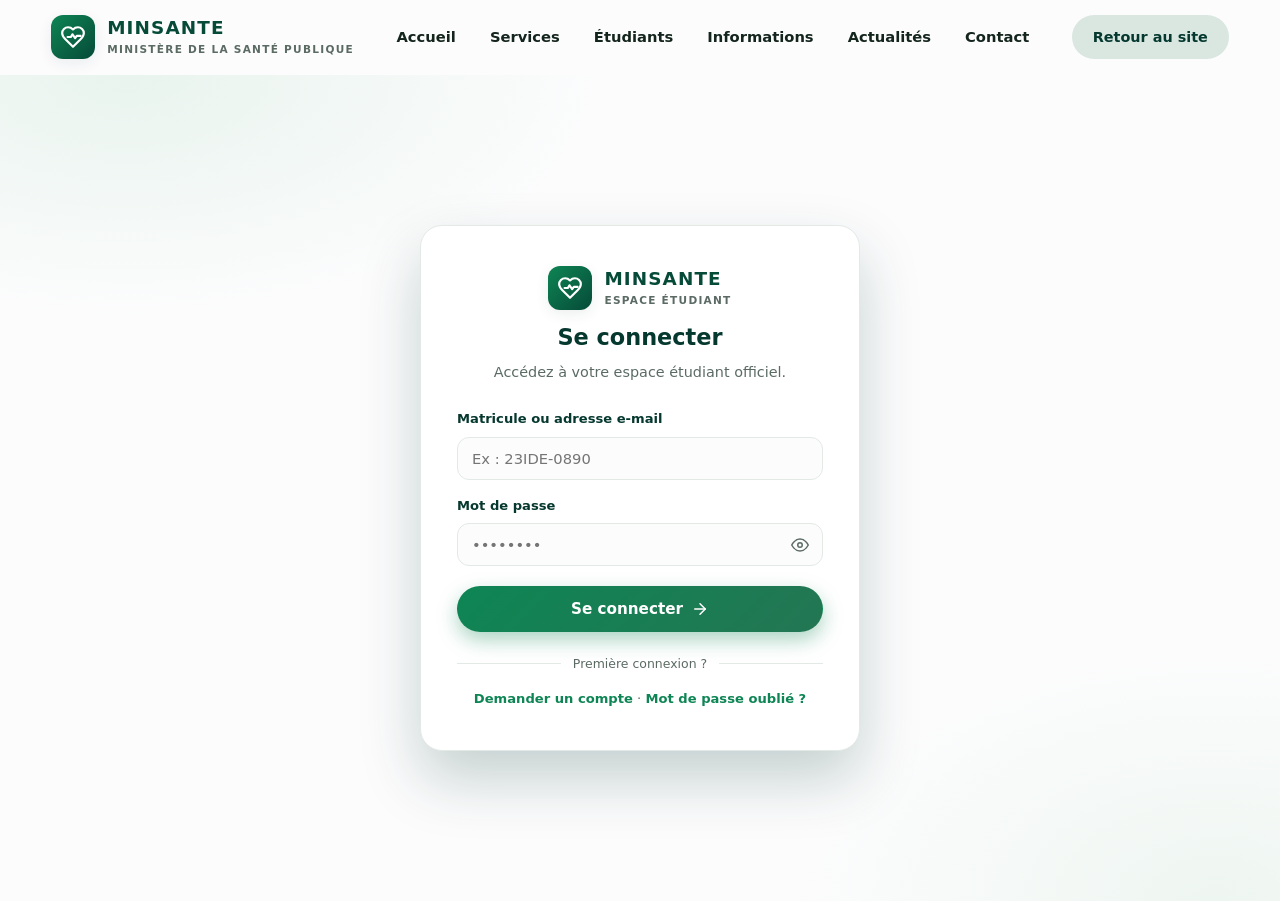
<file: connexion.html>
<!DOCTYPE html>
<html lang="fr">
<head>
  <meta charset="UTF-8">
  <meta name="viewport" content="width=device-width, initial-scale=1.0">
  <title>Se connecter — MINSANTE Plateforme Étudiante</title>
  <meta name="description" content="Accédez à votre espace étudiant MINSANTE : notes, cours, paiements et documents.">
  <link rel="stylesheet" href="css/style.css">

  <svg width="0" height="0" style="position:absolute" aria-hidden="true">
    <defs>
      <symbol id="i-heart-pulse" viewBox="0 0 24 24" fill="none" stroke="currentColor" stroke-width="2" stroke-linecap="round" stroke-linejoin="round">
        <path d="M19 14c1.5-1.5 3-3.2 3-5.5A5.5 5.5 0 0 0 16.5 3c-1.8 0-3 .5-4.5 2-1.5-1.5-2.7-2-4.5-2A5.5 5.5 0 0 0 2 8.5c0 2.3 1.5 4 3 5.5l7 7z"/><path d="M7 12h3l1.5-2.5L14 13l1.5-2H19"/>
      </symbol>
      <symbol id="i-user" viewBox="0 0 24 24" fill="none" stroke="currentColor" stroke-width="2" stroke-linecap="round" stroke-linejoin="round">
        <path d="M20 21v-2a4 4 0 0 0-4-4H8a4 4 0 0 0-4 4v2"/><circle cx="12" cy="7" r="4"/>
      </symbol>
      <symbol id="i-lock" viewBox="0 0 24 24" fill="none" stroke="currentColor" stroke-width="2" stroke-linecap="round" stroke-linejoin="round">
        <rect x="3" y="11" width="18" height="11" rx="2"/><path d="M7 11V7a5 5 0 0 1 10 0v4"/>
      </symbol>
      <symbol id="i-eye" viewBox="0 0 24 24" fill="none" stroke="currentColor" stroke-width="2" stroke-linecap="round" stroke-linejoin="round">
        <path d="M1 12s4-8 11-8 11 8 11 8-4 8-11 8-11-8-11-8z"/><circle cx="12" cy="12" r="3"/>
      </symbol>
      <symbol id="i-arrow-right" viewBox="0 0 24 24" fill="none" stroke="currentColor" stroke-width="2" stroke-linecap="round" stroke-linejoin="round">
        <path d="M5 12h14"/><path d="m12 5 7 7-7 7"/>
      </symbol>
      <symbol id="i-check" viewBox="0 0 24 24" fill="none" stroke="currentColor" stroke-width="2.5" stroke-linecap="round" stroke-linejoin="round">
        <path d="M20 6 9 17l-5-5"/>
      </symbol>
    </defs>
  </svg>
</head>
<body>

  <!-- En-tête -->
  <header class="site-header">
    <div class="container nav">
      <a href="index.html" class="brand">
        <span class="brand__logo"><svg aria-hidden="true"><use href="#i-heart-pulse"/></svg></span>
        <span class="brand__text">
          <span class="brand__name">MINSANTE</span><br>
          <span class="brand__sub">Ministère de la Santé Publique</span>
        </span>
      </a>
      <nav class="nav__links">
        <a href="index.html">Accueil</a>
        <a href="index.html#services">Services</a>
        <a href="index.html#espace-etudiant">Étudiants</a>
        <a href="index.html#informations">Informations</a>
        <a href="actualites.html">Actualités</a>
        <a href="contact.html">Contact</a>
      </nav>
      <div class="nav__cta">
        <a href="index.html" class="btn btn-ghost">Retour au site</a>
      </div>
    </div>
  </header>

  <!-- Formulaire -->
  <main class="auth">
    <div class="auth__card">
      <a href="index.html" class="brand">
        <span class="brand__logo"><svg aria-hidden="true"><use href="#i-heart-pulse"/></svg></span>
        <span class="brand__text">
          <span class="brand__name">MINSANTE</span><br>
          <span class="brand__sub">Espace Étudiant</span>
        </span>
      </a>
      <h1>Se connecter</h1>
      <p>Accédez à votre espace étudiant officiel.</p>

      <form id="loginForm" novalidate>
        <div class="field">
          <label for="matricule">Matricule ou adresse e-mail</label>
          <input type="text" id="matricule" name="matricule" placeholder="Ex : 23IDE-0890" autocomplete="username" required>
        </div>
        <div class="field">
          <label for="password">Mot de passe</label>
          <div class="password-wrap">
            <input type="password" id="password" name="password" placeholder="••••••••" autocomplete="current-password" required>
            <button type="button" class="toggle" aria-label="Afficher le mot de passe">
              <svg aria-hidden="true"><use href="#i-eye"/></svg>
            </button>
          </div>
        </div>

        <div class="auth__alert" id="authAlert" role="alert"></div>
        <div class="auth__success" id="authSuccess" role="status">
          <b>Connexion réussie.</b> Redirection vers votre espace…
        </div>

        <button type="submit" class="btn btn-primary">
          Se connecter
          <svg aria-hidden="true"><use href="#i-arrow-right"/></svg>
        </button>

        <div class="auth__divider">Première connexion ?</div>
        <p class="auth__hint">
          <a href="contact.html">Demander un compte</a> · 
          <a href="#">Mot de passe oublié ?</a>
        </p>
      </form>
    </div>
  </main>

  <script src="js/main.js"></script>
  <script>
    (function () {
      var form = document.getElementById("loginForm");
      var alertBox = document.getElementById("authAlert");
      var successBox = document.getElementById("authSuccess");

      form.addEventListener("submit", function (e) {
        e.preventDefault();
        alertBox.classList.remove("show");
        successBox.classList.remove("show");

        var id = form.matricule.value.trim();
        var pass = form.password.value.trim();
        var alertMsg = "";

        if (!id) alertMsg = "Veuillez saisir votre matricule ou adresse e-mail.";
        else if (!pass) alertMsg = "Veuillez saisir votre mot de passe.";
        else if (pass.length < 6) alertMsg = "Le mot de passe doit contenir au moins 6 caractères.";

        if (alertMsg) {
          alertBox.textContent = alertMsg;
          alertBox.classList.add("show");
          return;
        }

        successBox.classList.add("show");
        setTimeout(function () { window.location.href = "index.html#espace-etudiant"; }, 1600);
      });
    })();
  </script>
</body>
</html>
</file>
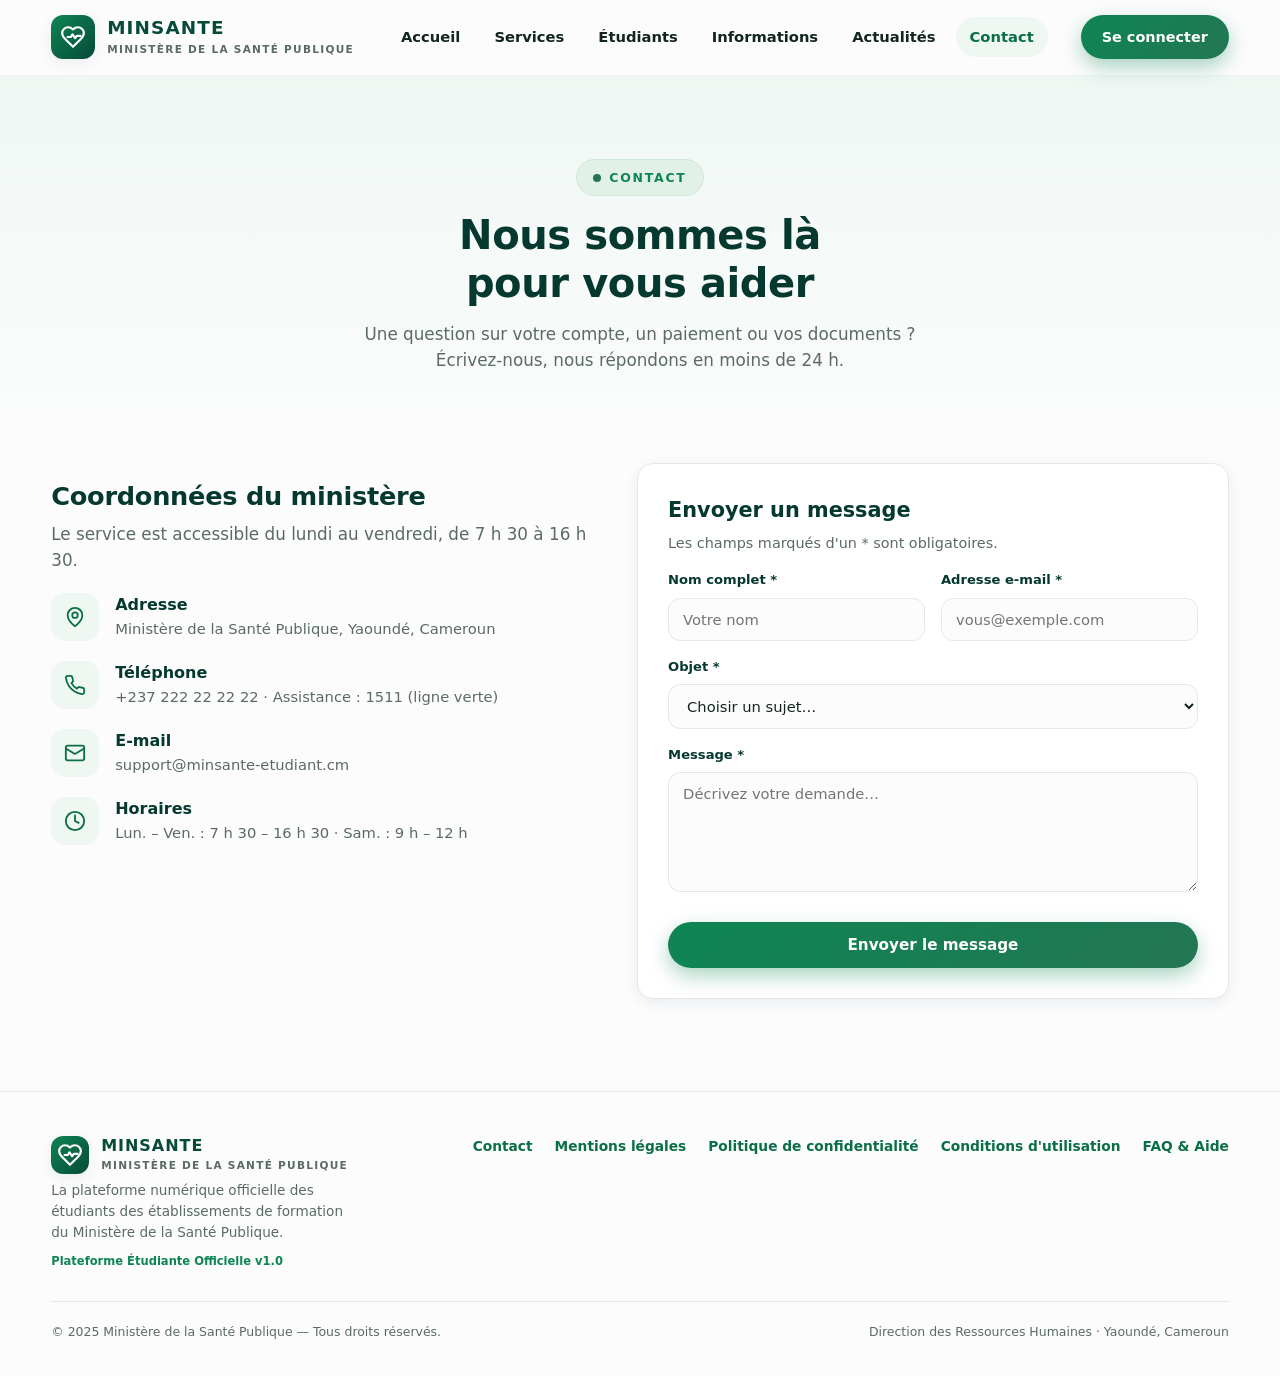
<file: contact.html>
<!DOCTYPE html>
<html lang="fr">
<head>
  <meta charset="UTF-8">
  <meta name="viewport" content="width=device-width, initial-scale=1.0">
  <title>Contact — MINSANTE Plateforme Étudiante</title>
  <meta name="description" content="Contactez le Ministère de la Santé Publique pour toute question sur la plateforme étudiante.">
  <link rel="stylesheet" href="css/style.css">

  <svg width="0" height="0" style="position:absolute" aria-hidden="true">
    <defs>
      <symbol id="i-heart-pulse" viewBox="0 0 24 24" fill="none" stroke="currentColor" stroke-width="2" stroke-linecap="round" stroke-linejoin="round">
        <path d="M19 14c1.5-1.5 3-3.2 3-5.5A5.5 5.5 0 0 0 16.5 3c-1.8 0-3 .5-4.5 2-1.5-1.5-2.7-2-4.5-2A5.5 5.5 0 0 0 2 8.5c0 2.3 1.5 4 3 5.5l7 7z"/><path d="M7 12h3l1.5-2.5L14 13l1.5-2H19"/>
      </symbol>
      <symbol id="i-pin" viewBox="0 0 24 24" fill="none" stroke="currentColor" stroke-width="2" stroke-linecap="round" stroke-linejoin="round">
        <path d="M20 10c0 6-8 12-8 12s-8-6-8-12a8 8 0 0 1 16 0z"/><circle cx="12" cy="10" r="3"/>
      </symbol>
      <symbol id="i-phone" viewBox="0 0 24 24" fill="none" stroke="currentColor" stroke-width="2" stroke-linecap="round" stroke-linejoin="round">
        <path d="M22 16.9v3a2 2 0 0 1-2.2 2 19.8 19.8 0 0 1-8.6-3.1 19.5 19.5 0 0 1-6-6A19.8 19.8 0 0 1 2.1 4.2 2 2 0 0 1 4.1 2h3a2 2 0 0 1 2 1.7c.1 1 .4 2 .7 2.9a2 2 0 0 1-.4 2.1L8.1 10a16 16 0 0 0 6 6l1.3-1.3a2 2 0 0 1 2.1-.4c.9.3 1.9.6 2.9.7a2 2 0 0 1 1.6 2z"/>
      </symbol>
      <symbol id="i-mail" viewBox="0 0 24 24" fill="none" stroke="currentColor" stroke-width="2" stroke-linecap="round" stroke-linejoin="round">
        <rect x="2" y="4" width="20" height="16" rx="2"/><path d="m22 7-10 6L2 7"/>
      </symbol>
      <symbol id="i-check" viewBox="0 0 24 24" fill="none" stroke="currentColor" stroke-width="2.5" stroke-linecap="round" stroke-linejoin="round">
        <path d="M20 6 9 17l-5-5"/>
      </symbol>
      <symbol id="i-clock" viewBox="0 0 24 24" fill="none" stroke="currentColor" stroke-width="2" stroke-linecap="round" stroke-linejoin="round">
        <circle cx="12" cy="12" r="10"/><path d="M12 6v6l4 2"/>
      </symbol>
    </defs>
  </svg>
</head>
<body>

  <header class="site-header">
    <div class="container nav">
      <a href="index.html" class="brand">
        <span class="brand__logo"><svg aria-hidden="true"><use href="#i-heart-pulse"/></svg></span>
        <span class="brand__text">
          <span class="brand__name">MINSANTE</span><br>
          <span class="brand__sub">Ministère de la Santé Publique</span>
        </span>
      </a>
      <nav class="nav__links" id="navLinks">
        <a href="index.html">Accueil</a>
        <a href="index.html#services">Services</a>
        <a href="index.html#espace-etudiant">Étudiants</a>
        <a href="index.html#informations">Informations</a>
        <a href="actualites.html">Actualités</a>
        <a href="contact.html" class="active">Contact</a>
      </nav>
      <div class="nav__cta">
        <a href="connexion.html" class="btn btn-primary">Se connecter</a>
        <button class="burger" id="burger" aria-label="Ouvrir le menu" aria-expanded="false">
          <span></span><span></span><span></span>
        </button>
      </div>
    </div>
  </header>

  <section class="page-hero">
    <div class="container">
      <span class="eyebrow">Contact</span>
      <h1 class="section__title">Nous sommes là<br>pour vous aider</h1>
      <p class="section__lead">Une question sur votre compte, un paiement ou vos documents ? Écrivez-nous, nous répondons en moins de 24 h.</p>
    </div>
  </section>

  <section class="section" style="padding-top:20px">
    <div class="container contact-grid">
      <!-- Coordonnées -->
      <div class="reveal">
        <h2 class="section__title" style="font-size:1.6rem">Coordonnées du ministère</h2>
        <p class="section__lead" style="margin-top:10px">Le service est accessible du lundi au vendredi, de 7 h 30 à 16 h 30.</p>
        <ul class="contact-info">
          <li>
            <span class="ci"><svg aria-hidden="true"><use href="#i-pin"/></svg></span>
            <div><b>Adresse</b><p>Ministère de la Santé Publique, Yaoundé, Cameroun</p></div>
          </li>
          <li>
            <span class="ci"><svg aria-hidden="true"><use href="#i-phone"/></svg></span>
            <div><b>Téléphone</b><p>+237 222 22 22 22 · Assistance : 1511 (ligne verte)</p></div>
          </li>
          <li>
            <span class="ci"><svg aria-hidden="true"><use href="#i-mail"/></svg></span>
            <div><b>E-mail</b><p>support@minsante-etudiant.cm</p></div>
          </li>
          <li>
            <span class="ci"><svg aria-hidden="true"><use href="#i-clock"/></svg></span>
            <div><b>Horaires</b><p>Lun. – Ven. : 7 h 30 – 16 h 30 · Sam. : 9 h – 12 h</p></div>
          </li>
        </ul>
      </div>

      <!-- Formulaire -->
      <div class="form-card reveal">
        <h2 style="color:var(--green-900);font-size:1.3rem">Envoyer un message</h2>
        <p style="color:var(--muted);font-size:0.9rem;margin-top:6px">Les champs marqués d'un * sont obligatoires.</p>
        <form id="contactForm" novalidate>
          <div class="form-row">
            <div class="field">
              <label for="name">Nom complet *</label>
              <input type="text" id="name" name="name" placeholder="Votre nom" required>
            </div>
            <div class="field">
              <label for="email">Adresse e-mail *</label>
              <input type="email" id="email" name="email" placeholder="vous@exemple.com" required>
            </div>
          </div>
          <div class="field">
            <label for="topic">Objet *</label>
            <select id="topic" name="topic" required>
              <option value="">Choisir un sujet…</option>
              <option value="compte">Création / accès à mon compte</option>
              <option value="paiement">Paiement en ligne</option>
              <option value="notes">Notes et résultats</option>
              <option value="documents">Documents officiels</option>
              <option value="autre">Autre demande</option>
            </select>
          </div>
          <div class="field">
            <label for="message">Message *</label>
            <textarea id="message" name="message" placeholder="Décrivez votre demande…" required></textarea>
          </div>
          <button type="submit" class="btn btn-primary">Envoyer le message</button>
        </form>
      </div>
    </div>
  </section>

  <footer class="site-footer">
    <div class="container">
      <div class="footer__grid">
        <div class="footer__brand">
          <a href="index.html" class="brand">
            <span class="brand__logo" style="width:38px;height:38px">
              <svg aria-hidden="true"><use href="#i-heart-pulse"/></svg>
            </span>
            <span class="brand__text">
              <span class="brand__name">MINSANTE</span><br>
              <span class="brand__sub">Ministère de la Santé Publique</span>
            </span>
          </a>
          <p>La plateforme numérique officielle des étudiants des établissements de formation du Ministère de la Santé Publique.</p>
          <p class="version">Plateforme Étudiante Officielle v1.0</p>
        </div>
        <div class="footer__links">
          <a href="contact.html">Contact</a>
          <a href="#">Mentions légales</a>
          <a href="#">Politique de confidentialité</a>
          <a href="#">Conditions d'utilisation</a>
          <a href="#">FAQ &amp; Aide</a>
        </div>
      </div>
      <div class="footer__bottom">
        <span>© 2025 Ministère de la Santé Publique — Tous droits réservés.</span>
        <span>Direction des Ressources Humaines · Yaoundé, Cameroun</span>
      </div>
    </div>
  </footer>

  <script src="js/main.js"></script>
  <script>
    (function () {
      var form = document.getElementById("contactForm");
      if (!form) return;
      form.addEventListener("submit", function (e) {
        e.preventDefault();
        var name = form.name.value.trim();
        var email = form.email.value.trim();
        var topic = form.topic.value;
        var msg = form.message.value.trim();
        var err = "";

        if (!name) err = "Veuillez indiquer votre nom complet.";
        else if (!/^[^@\s]+@[^@\s]+\.[^@\s]+$/.test(email)) err = "Veuillez saisir une adresse e-mail valide.";
        else if (!topic) err = "Veuillez choisir un objet.";
        else if (!msg || msg.length < 10) err = "Votre message doit contenir au moins 10 caractères.";

        if (err) {
          alert(err);
          return;
        }

        var btn = form.querySelector("button[type=submit]");
        btn.disabled = true;
        btn.textContent = "Message envoyé ✓";
        btn.style.background = "linear-gradient(135deg,#0e8554,#237653)";
        setTimeout(function () {
          btn.disabled = false;
          btn.textContent = "Envoyer le message";
          form.reset();
        }, 2500);
      });
    })();
  </script>
</body>
</html>
</file>
<file: css/style.css>
/* ============================================================
   MINSANTE — Plateforme Étudiante Officielle
   Design system : verts profonds, fonds clairs, CTA vert foncé
   ============================================================ */

:root {
  --green-900: #05382e;
  --green-800: #064a38;
  --green-700: #0a6f46;
  --green-600: #0e8554;
  --green-500: #237653;
  --green-400: #3e8e57;
  --green-300: #6faf85;
  --green-100: #e2f1e7;
  --green-50:  #eff7f3;

  --ink:    #14251d;
  --muted:  #5b6b64;
  --line:   #e3eae6;
  --bg:     #fcfcfd;

  --radius: 16px;
  --shadow-sm: 0 4px 14px rgba(5, 56, 46, 0.08);
  --shadow-md: 0 14px 34px rgba(5, 56, 46, 0.14);
  --shadow-lg: 0 28px 60px rgba(5, 56, 46, 0.22);

  --font: "Segoe UI", "Inter", system-ui, -apple-system, Roboto, Arial, sans-serif;
}

* { margin: 0; padding: 0; box-sizing: border-box; }

html { scroll-behavior: smooth; }

body {
  font-family: var(--font);
  color: var(--ink);
  background: var(--bg);
  line-height: 1.55;
  -webkit-font-smoothing: antialiased;
  overflow-x: hidden;
}

img { max-width: 100%; display: block; }
a { color: inherit; text-decoration: none; }
ul { list-style: none; }
button { font-family: inherit; cursor: pointer; }

.container { width: min(1180px, 92%); margin-inline: auto; }

/* ---------- Boutons ---------- */
.btn {
  display: inline-flex;
  align-items: center;
  justify-content: center;
  gap: 8px;
  font-weight: 600;
  font-size: 0.95rem;
  padding: 13px 26px;
  border-radius: 999px;
  border: 1.5px solid transparent;
  transition: transform 0.2s ease, box-shadow 0.2s ease, background 0.2s ease;
  white-space: nowrap;
}
.btn svg { width: 18px; height: 18px; flex: none; }
.btn-primary {
  background: linear-gradient(135deg, var(--green-600), var(--green-500));
  color: #fff;
  box-shadow: 0 8px 20px rgba(14, 133, 84, 0.35);
}
.btn-primary:hover { transform: translateY(-2px); box-shadow: 0 12px 26px rgba(14, 133, 84, 0.45); }
.btn-ghost {
  background: #dae7e1;
  color: var(--green-900);
}
.btn-ghost:hover { background: #cfe0d8; transform: translateY(-2px); }
.btn-light {
  background: #fff;
  color: var(--green-900);
  box-shadow: 0 8px 22px rgba(0, 0, 0, 0.18);
}
.btn-light:hover { transform: translateY(-2px); }

/* ---------- Header ---------- */
.site-header {
  position: sticky;
  top: 0;
  z-index: 100;
  background: rgba(252, 252, 253, 0.92);
  backdrop-filter: blur(10px);
  border-bottom: 1px solid transparent;
  transition: border-color 0.3s ease, box-shadow 0.3s ease;
}
.site-header.is-scrolled {
  border-bottom-color: var(--line);
  box-shadow: 0 6px 24px rgba(5, 56, 46, 0.06);
}
.nav {
  display: flex;
  align-items: center;
  justify-content: space-between;
  gap: 24px;
  height: 74px;
}
.brand { display: flex; align-items: center; gap: 12px; }
.brand__logo {
  width: 44px; height: 44px;
  border-radius: 12px;
  display: grid; place-items: center;
  background: linear-gradient(135deg, var(--green-600), var(--green-800));
  color: #fff;
  box-shadow: var(--shadow-sm);
}
.brand__logo svg { width: 26px; height: 26px; }
.brand__text { line-height: 1.15; }
.brand__name {
  font-weight: 800;
  font-size: 1.15rem;
  letter-spacing: 0.06em;
  color: var(--green-800);
}
.brand__sub {
  font-size: 0.66rem;
  font-weight: 600;
  letter-spacing: 0.12em;
  color: var(--muted);
  text-transform: uppercase;
}
.nav__links {
  display: flex;
  align-items: center;
  gap: 6px;
}
.nav__links a {
  font-weight: 600;
  font-size: 0.92rem;
  color: var(--ink);
  padding: 9px 14px;
  border-radius: 999px;
  transition: background 0.2s ease, color 0.2s ease;
}
.nav__links a:hover { background: var(--green-50); color: var(--green-700); }
.nav__links a.active { background: var(--green-50); color: var(--green-700); }
.nav__cta { display: flex; align-items: center; gap: 10px; }
.nav__cta .btn { padding: 10px 20px; font-size: 0.9rem; }

/* Burger */
.burger { display: none; flex-direction: column; gap: 5px; background: none; border: 0; padding: 6px; }
.burger span { width: 24px; height: 2.5px; border-radius: 2px; background: var(--green-800); transition: transform 0.3s ease, opacity 0.3s ease; }
.burger.open span:nth-child(1) { transform: translateY(7.5px) rotate(45deg); }
.burger.open span:nth-child(2) { opacity: 0; }
.burger.open span:nth-child(3) { transform: translateY(-7.5px) rotate(-45deg); }

/* ---------- Sections génériques ---------- */
.section { padding: 92px 0; }
.eyebrow {
  display: inline-flex;
  align-items: center;
  gap: 8px;
  font-size: 0.78rem;
  font-weight: 700;
  letter-spacing: 0.14em;
  text-transform: uppercase;
  color: var(--green-600);
  background: var(--green-100);
  border: 1px solid #cfe7d7;
  padding: 8px 16px;
  border-radius: 999px;
}
.eyebrow::before { content: ""; width: 8px; height: 8px; border-radius: 50%; background: var(--green-500); }
.section__title {
  font-size: clamp(1.7rem, 3.4vw, 2.5rem);
  font-weight: 800;
  line-height: 1.18;
  letter-spacing: -0.01em;
  color: var(--green-900);
  margin-top: 18px;
}
.section__lead {
  color: var(--muted);
  max-width: 620px;
  margin-top: 14px;
  font-size: 1.05rem;
}
.section__head { text-align: center; }
.section__head .section__lead { margin-inline: auto; }

/* ---------- Héro ---------- */
.hero {
  position: relative;
  padding: 84px 0 110px;
  background:
    radial-gradient(900px 420px at 12% -8%, #e9f4ee 0%, rgba(233, 244, 238, 0) 60%),
    radial-gradient(720px 420px at 88% 8%, #eef6f1 0%, rgba(238, 246, 241, 0) 55%),
    var(--bg);
  overflow: hidden;
}
.hero__grid {
  display: grid;
  grid-template-columns: 1.05fr 0.95fr;
  gap: 56px;
  align-items: center;
}
.hero__title {
  font-size: clamp(2.6rem, 5.6vw, 4rem);
  font-weight: 900;
  line-height: 1.04;
  letter-spacing: -0.02em;
  color: var(--green-800);
  margin-top: 22px;
}
.hero__title span { color: var(--green-500); position: relative; }
.hero__title span::after {
  content: "";
  position: absolute;
  left: 0; right: 0; bottom: 2px;
  height: 12px;
  background: linear-gradient(90deg, rgba(14,133,84,.18), rgba(14,133,84,.04));
  z-index: -1;
  border-radius: 4px;
}
.hero__text {
  margin-top: 20px;
  color: var(--muted);
  font-size: 1.08rem;
  max-width: 540px;
}
.hero__actions { display: flex; flex-wrap: wrap; gap: 14px; margin-top: 34px; }

.hero__trust {
  display: flex;
  align-items: center;
  gap: 14px;
  margin-top: 40px;
  flex-wrap: wrap;
}
.avatars { display: flex; }
.avatars span {
  width: 40px; height: 40px;
  border-radius: 50%;
  border: 2.5px solid #fff;
  display: grid; place-items: center;
  font-size: 0.8rem; font-weight: 700; color: #fff;
  margin-left: -10px;
  box-shadow: var(--shadow-sm);
}
.avatars span:first-child { margin-left: 0; }
.trust__stars { color: #f5b301; font-size: 0.95rem; letter-spacing: 1px; }
.trust__note { font-size: 0.9rem; color: var(--muted); }
.trust__note b { color: var(--green-800); }

/* Composition visuelle du héro */
.hero__visual {
  position: relative;
  min-height: 460px;
}
.hero__card-stack {
  position: absolute;
  right: 0;
  top: 0;
  width: 320px;
  display: flex;
  flex-direction: column;
  gap: 14px;
  z-index: 2;
}
.quick-card {
  display: flex;
  align-items: center;
  gap: 14px;
  background: #fff;
  border: 1px solid var(--line);
  border-radius: var(--radius);
  padding: 16px 18px;
  box-shadow: var(--shadow-md);
  transition: transform 0.25s ease, box-shadow 0.25s ease;
}
.quick-card:hover { transform: translateY(-4px); box-shadow: var(--shadow-lg); }
.quick-card__icon {
  width: 46px; height: 46px;
  flex: none;
  border-radius: 13px;
  display: grid; place-items: center;
  color: #fff;
}
.quick-card__icon svg { width: 22px; height: 22px; }
.quick-card__text b { display: block; font-size: 0.95rem; color: var(--ink); }
.quick-card__text small { font-size: 0.78rem; color: var(--muted); }
.quick-card__arrow { margin-left: auto; color: var(--green-500); }
.quick-card__arrow svg { width: 20px; height: 20px; }

.hero__photo {
  position: absolute;
  left: 0;
  bottom: 0;
  width: 268px;
  border-radius: 34px;
  overflow: hidden;
  border: 6px solid #fff;
  box-shadow: var(--shadow-lg);
  transform: rotate(-3deg);
  transition: transform 0.3s ease;
}
.hero__photo:hover { transform: rotate(0deg) translateY(-4px); }
.hero__photo img { width: 100%; aspect-ratio: 736 / 1008; object-fit: cover; }
.hero__photo-badge {
  position: absolute;
  bottom: 14px;
  left: 14px;
  display: inline-flex;
  align-items: center;
  gap: 7px;
  background: rgba(5, 56, 46, 0.92);
  color: #fff;
  font-size: 0.74rem;
  font-weight: 700;
  padding: 8px 14px;
  border-radius: 999px;
  backdrop-filter: blur(4px);
}
.hero__photo-badge svg { width: 15px; height: 15px; color: #8fe3ae; }
.hero__float-chip {
  position: absolute;
  background: #fff;
  border: 1px solid var(--line);
  border-radius: 14px;
  padding: 10px 14px;
  font-size: 0.82rem;
  font-weight: 700;
  color: var(--green-800);
  box-shadow: var(--shadow-md);
  display: flex;
  align-items: center;
  gap: 8px;
  z-index: 3;
}
.hero__float-chip .dot { width: 9px; height: 9px; border-radius: 50%; background: var(--green-400); }
.chip-bilan { top: 14%; left: 6%; animation: float 5s ease-in-out infinite; }
.chip-reussite { bottom: 34%; left: 44%; animation: float 6s ease-in-out 0.8s infinite; }

@keyframes float {
  0%, 100% { transform: translateY(0); }
  50% { transform: translateY(-12px); }
}

/* ---------- Bande services (7 cartes) ---------- */
.services-band {
  background: #fff;
  padding: 66px 0 72px;
  border-top: 1px solid var(--line);
  border-bottom: 1px solid var(--line);
}
.services-band__grid {
  display: grid;
  grid-template-columns: repeat(7, 1fr);
  gap: 18px;
}
.service-mini {
  text-align: center;
  padding: 22px 12px 18px;
  border-radius: var(--radius);
  border: 1px solid transparent;
  background: var(--green-50);
  transition: transform 0.25s ease, background 0.25s ease, border-color 0.25s ease, box-shadow 0.25s ease;
}
.service-mini:hover {
  transform: translateY(-5px);
  background: #fff;
  border-color: var(--line);
  box-shadow: var(--shadow-md);
}
.service-mini__icon {
  width: 56px; height: 56px;
  margin: 0 auto 12px;
  border-radius: 16px;
  display: grid; place-items: center;
  color: #fff;
  background: linear-gradient(135deg, var(--green-600), var(--green-500));
  box-shadow: 0 8px 18px rgba(14, 133, 84, 0.3);
}
.service-mini__icon svg { width: 26px; height: 26px; }
.service-mini p { font-size: 0.82rem; font-weight: 700; line-height: 1.3; color: var(--green-900); }
.services-band__more {
  margin-top: 34px;
  text-align: center;
}
.services-band__more a {
  display: inline-flex; align-items: center; gap: 8px;
  font-weight: 700; color: var(--green-600); font-size: 0.95rem;
}
.services-band__more a:hover { color: var(--green-800); }
.services-band__more svg { width: 18px; height: 18px; }

/* ---------- Espace Étudiant (téléphone) ---------- */
.space { background: linear-gradient(180deg, var(--green-50) 0%, #f4f9f6 100%); }
.space__grid {
  display: grid;
  grid-template-columns: minmax(320px, 420px) 1fr;
  gap: 60px;
  align-items: center;
}
.space__copy .section__title { margin-bottom: 18px; }
.space__copy p { color: var(--muted); font-size: 1.05rem; margin-bottom: 14px; }
.space__features li { display: flex; gap: 12px; align-items: flex-start; margin-top: 12px; color: var(--ink); font-weight: 600; font-size: 0.95rem; }
.space__features svg { width: 22px; height: 22px; flex: none; color: var(--green-500); margin-top: 2px; }
.space__features small { display: block; font-weight: 400; color: var(--muted); margin-top: 2px; }

/* Téléphone */
.phone {
  width: 100%;
  max-width: 400px;
  margin: 0 auto;
  background: #101a15;
  border-radius: 46px;
  padding: 12px;
  box-shadow: var(--shadow-lg);
}
.phone__screen {
  border-radius: 36px;
  background: #f3f6f4;
  overflow: hidden;
  min-height: 640px;
  display: flex;
  flex-direction: column;
}
.phone__notch {
  height: 30px;
  background: #101a15;
  position: relative;
}
.phone__notch::after {
  content: "";
  position: absolute;
  top: 8px; left: 50%;
  transform: translateX(-50%);
  width: 110px; height: 16px;
  background: #000;
  border-radius: 999px;
}
.phone__status {
  display: flex;
  justify-content: space-between;
  align-items: center;
  padding: 8px 22px 4px;
  font-size: 0.72rem;
  font-weight: 700;
  color: var(--green-900);
}
.phone__status .icons { display: flex; gap: 5px; }
.phone__status .icons span {
  font-size: 0.62rem; color: var(--green-700);
  border: 1px solid #bfd8cc;
  border-radius: 4px;
  padding: 1px 3px;
}
.dash {
  display: grid;
  grid-template-columns: 46px 1fr;
  gap: 0;
  flex: 1;
  margin-top: 6px;
}
.dash__side {
  background: #0b6b45;
  padding: 12px 0;
  display: flex;
  flex-direction: column;
  align-items: center;
  gap: 4px;
}
.dash__side .logo {
  width: 30px; height: 30px;
  background: #fff;
  border-radius: 9px;
  display: grid; place-items: center;
  color: var(--green-700);
  margin-bottom: 8px;
}
.dash__side .logo svg { width: 17px; height: 17px; }
.dash__side button {
  width: 34px; height: 34px;
  border: 0; border-radius: 10px;
  background: transparent;
  color: rgba(255, 255, 255, 0.85);
  display: grid; place-items: center;
  transition: background 0.2s ease;
}
.dash__side button:hover, .dash__side button.active { background: rgba(255, 255, 255, 0.18); }
.dash__side button svg { width: 17px; height: 17px; }
.dash__side button.logout { margin-top: auto; color: #ffd9d9; }

.dash__main { padding: 14px 14px 10px; overflow: hidden; }
.dash__welcome { display: flex; justify-content: space-between; align-items: flex-start; gap: 8px; }
.dash__welcome h4 { font-size: 1rem; color: var(--green-900); }
.dash__welcome h4 span { color: var(--green-600); }
.dash__welcome p { font-size: 0.66rem; color: var(--muted); }
.dash__avatar {
  width: 38px; height: 38px;
  border-radius: 12px;
  background: linear-gradient(135deg, #0e8554, #064a38);
  color: #fff;
  display: grid; place-items: center;
  font-weight: 800; font-size: 0.9rem;
}
.dash__student-card {
  margin-top: 12px;
  background: linear-gradient(135deg, var(--green-600), var(--green-800));
  color: #fff;
  border-radius: 16px;
  padding: 12px 14px;
}
.dash__student-card .row {
  display: flex;
  justify-content: space-between;
  gap: 8px;
  font-size: 0.64rem;
  margin-top: 7px;
}
.dash__student-card .row span { opacity: 0.75; }
.dash__student-card .row b { font-size: 0.7rem; }
.dash__student-card .badge {
  font-size: 0.6rem; font-weight: 700;
  background: rgba(255,255,255,0.18);
  border-radius: 999px;
  padding: 3px 9px;
  display: inline-flex;
  align-items: center;
  gap: 5px;
}
.dash__student-card .badge::before { content: ""; width: 6px; height: 6px; border-radius: 50%; background: #7ef0a8; }

.dash__tabs {
  display: flex;
  gap: 6px;
  margin-top: 12px;
  background: #e6efe9;
  padding: 4px;
  border-radius: 12px;
}
.dash__tabs button {
  flex: 1;
  border: 0;
  border-radius: 9px;
  padding: 7px 0;
  font-size: 0.68rem;
  font-weight: 700;
  background: transparent;
  color: var(--muted);
  transition: background 0.2s ease, color 0.2s ease;
}
.dash__tabs button.active { background: #fff; color: var(--green-800); box-shadow: var(--shadow-sm); }

.dash__panel { display: none; margin-top: 12px; }
.dash__panel.active { display: block; }

.dash__block-title {
  display: flex; justify-content: space-between; align-items: center;
  font-size: 0.72rem; font-weight: 800; color: var(--green-900);
  margin: 6px 0 8px;
}
.dash__block-title a { font-size: 0.62rem; color: var(--green-600); font-weight: 700; }

.course-card {
  background: #fff;
  border: 1px solid var(--line);
  border-radius: 13px;
  padding: 10px 12px;
  margin-bottom: 8px;
  box-shadow: var(--shadow-sm);
}
.course-card__top { display: flex; justify-content: space-between; align-items: center; gap: 8px; }
.course-card h6 { font-size: 0.72rem; color: var(--green-900); }
.course-card .grade {
  font-size: 0.66rem; font-weight: 800; color: var(--green-700);
  background: var(--green-100); padding: 3px 8px; border-radius: 999px;
}
.course-card .meta { display: flex; justify-content: space-between; font-size: 0.62rem; color: var(--muted); margin-top: 6px; }
.bar { height: 5px; border-radius: 999px; background: #e6efe9; margin-top: 7px; overflow: hidden; }
.bar i { display: block; height: 100%; border-radius: 999px; background: linear-gradient(90deg, var(--green-600), var(--green-400)); }

.notif-list li { display: flex; gap: 9px; align-items: flex-start; background: #fff; border: 1px solid var(--line); border-radius: 12px; padding: 9px 11px; margin-bottom: 7px; }
.notif-list .ico { width: 26px; height: 26px; border-radius: 8px; flex: none; display: grid; place-items: center; color: #fff; font-size: 0.62rem; }
.notif-list .ico svg { width: 14px; height: 14px; }
.notif-list p { font-size: 0.68rem; font-weight: 600; color: var(--ink); }
.notif-list small { font-size: 0.6rem; color: var(--muted); }
.notif-list .new::after {
  content: "Nouveau"; font-size: 0.55rem; font-weight: 800;
  background: var(--green-500); color: #fff; border-radius: 999px; padding: 2px 7px;
  margin-left: 6px;
}

/* ---------- Services Clés ---------- */
.features {
  background: #fff;
}
.features__grid {
  margin-top: 48px;
  display: grid;
  grid-template-columns: repeat(3, 1fr);
  gap: 22px;
}
.feature-card {
  background: var(--green-50);
  border: 1px solid transparent;
  border-radius: var(--radius);
  padding: 30px 26px;
  transition: transform 0.25s ease, box-shadow 0.25s ease, background 0.25s ease, border-color 0.25s ease;
}
.feature-card:hover {
  transform: translateY(-6px);
  background: #fff;
  border-color: var(--line);
  box-shadow: var(--shadow-md);
}
.feature-card__icon {
  width: 54px; height: 54px;
  border-radius: 15px;
  display: grid; place-items: center;
  color: #fff;
  background: linear-gradient(135deg, var(--green-600), var(--green-500));
  box-shadow: 0 8px 18px rgba(14, 133, 84, 0.28);
}
.feature-card__icon svg { width: 26px; height: 26px; }
.feature-card h3 { font-size: 1.08rem; color: var(--green-900); margin: 18px 0 8px; }
.feature-card p { font-size: 0.9rem; color: var(--muted); }
.feature-card a.more {
  display: inline-flex; align-items: center; gap: 6px;
  margin-top: 16px; font-weight: 700; font-size: 0.86rem; color: var(--green-600);
}
.feature-card a.more:hover { color: var(--green-800); }
.feature-card a.more svg { width: 15px; height: 15px; }

.security-card {
  margin-top: 26px;
  border-radius: var(--radius);
  background: linear-gradient(135deg, var(--green-800), var(--green-900));
  color: #fff;
  padding: 34px 38px;
  display: flex;
  align-items: center;
  justify-content: space-between;
  gap: 30px;
  box-shadow: var(--shadow-lg);
}
.security-card .shield {
  width: 84px; height: 84px; flex: none;
  border-radius: 24px;
  background: rgba(255,255,255,0.12);
  display: grid; place-items: center;
}
.security-card .shield svg { width: 46px; height: 46px; color: #a7e8c3; }
.security-card h3 { font-size: 1.45rem; margin-bottom: 8px; }
.security-card p { font-size: 0.95rem; opacity: 0.85; max-width: 520px; }
.security-card .btn { margin-top: 4px; }
.security-card__badges { display: flex; flex-wrap: wrap; gap: 10px; margin-top: 16px; }
.security-card__badges span {
  font-size: 0.74rem; font-weight: 700;
  background: rgba(255,255,255,0.12);
  padding: 7px 14px; border-radius: 999px;
}

/* ---------- Statistiques ---------- */
.stats { background: linear-gradient(180deg, #edf6f1, #e3efe8); }
.stats__grid {
  display: grid;
  grid-template-columns: repeat(4, 1fr);
  gap: 22px;
  text-align: center;
}
.stat .num {
  font-size: clamp(2.1rem, 4.4vw, 3.1rem);
  font-weight: 900;
  color: var(--green-600);
  letter-spacing: -0.02em;
}
.stat .num em { font-style: normal; font-size: 0.6em; color: var(--green-400); }
.stat .lbl { font-weight: 700; color: var(--green-800); margin-top: 4px; font-size: 0.98rem; }
.stat .sub { font-size: 0.82rem; color: var(--muted); margin-top: 2px; }

/* ---------- CTA ---------- */
.cta {
  position: relative;
  background: linear-gradient(120deg, #05382e 0%, #064a38 55%, #0a6f46 100%);
  color: #fff;
  padding: 84px 0;
  overflow: hidden;
}
.cta::before {
  content: "";
  position: absolute;
  width: 560px; height: 560px;
  border-radius: 50%;
  background: radial-gradient(circle, rgba(255,255,255,0.09), transparent 65%);
  right: -140px; top: -180px;
}
.cta::after {
  content: "";
  position: absolute;
  width: 420px; height: 420px;
  border-radius: 50%;
  background: radial-gradient(circle, rgba(14,133,84,0.5), transparent 65%);
  left: -120px; bottom: -180px;
}
.cta__inner { position: relative; z-index: 2; display: grid; grid-template-columns: 1.2fr 0.8fr; gap: 40px; align-items: center; }
.cta__title { font-size: clamp(1.9rem, 3.6vw, 2.7rem); font-weight: 900; line-height: 1.12; }
.cta__title span { color: #8fe3ae; }
.cta p { margin-top: 16px; opacity: 0.9; max-width: 520px; font-size: 1.02rem; }
.cta .actions { display: flex; gap: 14px; margin-top: 30px; flex-wrap: wrap; }
.cta__visual { display: flex; justify-content: flex-end; }
.cta__photo {
  width: 250px;
  height: 250px;
  border-radius: 50%;
  overflow: hidden;
  border: 8px solid rgba(255, 255, 255, 0.14);
  box-shadow: 0 24px 60px rgba(0, 0, 0, 0.35);
}
.cta__photo img { width: 100%; height: 100%; object-fit: cover; object-position: top center; }

/* ---------- Footer ---------- */
.site-footer { background: var(--bg); border-top: 1px solid var(--line); padding: 44px 0 34px; }
.footer__grid { display: flex; justify-content: space-between; gap: 40px; flex-wrap: wrap; }
.footer__brand .brand__name { font-size: 1rem; }
.footer__brand p { font-size: 0.85rem; color: var(--muted); margin-top: 6px; max-width: 300px; }
.footer__brand .version { font-size: 0.72rem; color: var(--green-600); font-weight: 700; margin-top: 10px; }
.footer__links { display: flex; gap: 22px; flex-wrap: wrap; align-items: flex-start; }
.footer__links a { font-size: 0.86rem; font-weight: 600; color: var(--green-700); }
.footer__links a:hover { color: var(--green-900); }
.footer__bottom {
  margin-top: 30px; padding-top: 20px;
  border-top: 1px solid var(--line);
  display: flex; justify-content: space-between; gap: 16px; flex-wrap: wrap;
  font-size: 0.78rem; color: var(--muted);
}

/* ---------- Animations au scroll ---------- */
.reveal { opacity: 0; transform: translateY(26px); transition: opacity 0.7s ease, transform 0.7s ease; }
.reveal.in { opacity: 1; transform: none; }

/* ---------- Pages internes ---------- */
.page-hero { padding: 84px 0 70px; background: linear-gradient(180deg, var(--green-50), var(--bg)); text-align: center; }
.page-hero .section__title { margin-top: 16px; }
.page-hero .section__lead { margin-inline: auto; }

.news-grid { display: grid; grid-template-columns: repeat(3, 1fr); gap: 24px; }
.news-card {
  background: #fff;
  border: 1px solid var(--line);
  border-radius: var(--radius);
  overflow: hidden;
  box-shadow: var(--shadow-sm);
  transition: transform 0.25s ease, box-shadow 0.25s ease;
}
.news-card:hover { transform: translateY(-6px); box-shadow: var(--shadow-md); }
.news-card__thumb { height: 150px; background: linear-gradient(135deg, var(--green-300), var(--green-600)); display: grid; place-items: center; color: #fff; }
.news-card__thumb svg { width: 48px; height: 48px; }
.news-card__body { padding: 20px 22px 24px; }
.news-card__tag {
  font-size: 0.7rem; font-weight: 800; color: var(--green-600);
  background: var(--green-100); border-radius: 999px; padding: 5px 12px;
}
.news-card h3 { font-size: 1.02rem; margin: 12px 0 8px; color: var(--green-900); }
.news-card p { font-size: 0.88rem; color: var(--muted); }
.news-card time { display: block; margin-top: 12px; font-size: 0.76rem; color: var(--muted); }

.contact-grid { display: grid; grid-template-columns: 1fr 1.1fr; gap: 48px; align-items: start; }
.contact-info li { display: flex; gap: 16px; margin-top: 20px; }
.contact-info .ci {
  width: 48px; height: 48px; flex: none;
  border-radius: 14px;
  background: var(--green-50);
  color: var(--green-700);
  display: grid; place-items: center;
}
.contact-info .ci svg { width: 22px; height: 22px; }
.contact-info b { color: var(--green-900); display: block; }
.contact-info p { color: var(--muted); font-size: 0.92rem; }

.form-card {
  background: #fff;
  border: 1px solid var(--line);
  border-radius: var(--radius);
  padding: 30px;
  box-shadow: var(--shadow-sm);
}
.form-row { display: grid; grid-template-columns: 1fr 1fr; gap: 16px; }
.field { margin-top: 16px; }
.field label { display: block; font-size: 0.82rem; font-weight: 700; color: var(--green-900); margin-bottom: 7px; }
.field input, .field textarea, .field select {
  width: 100%;
  border: 1.5px solid var(--line);
  border-radius: 12px;
  padding: 12px 14px;
  font-family: inherit;
  font-size: 0.92rem;
  background: var(--bg);
  color: var(--ink);
  transition: border-color 0.2s ease, box-shadow 0.2s ease;
}
.field input:focus, .field textarea:focus, .field select:focus {
  outline: none;
  border-color: var(--green-500);
  box-shadow: 0 0 0 4px rgba(14,133,84,0.12);
}
.field textarea { resize: vertical; min-height: 120px; }
.form-card .btn { margin-top: 22px; width: 100%; }

/* ---------- Page connexion ---------- */
.auth { min-height: calc(100vh - 74px); display: grid; place-items: center; padding: 60px 0; background: radial-gradient(800px 400px at 10% 0%, #e9f4ee, transparent 60%), radial-gradient(700px 420px at 95% 100%, #eef6f1, transparent 60%), var(--bg); }
.auth__card {
  width: min(440px, 92%);
  background: #fff;
  border: 1px solid var(--line);
  border-radius: 22px;
  box-shadow: var(--shadow-lg);
  padding: 40px 36px;
}
.auth__card .brand { justify-content: center; margin-bottom: 10px; }
.auth__card h1 { font-size: 1.4rem; color: var(--green-900); text-align: center; }
.auth__card > p { text-align: center; color: var(--muted); font-size: 0.9rem; margin-top: 6px; }
.auth__card form { margin-top: 26px; }
.auth__card .btn { width: 100%; margin-top: 20px; }
.auth__hint { text-align: center; font-size: 0.82rem; color: var(--muted); margin-top: 16px; }
.auth__hint a { color: var(--green-600); font-weight: 700; }
.auth__divider { display: flex; align-items: center; gap: 12px; color: var(--muted); font-size: 0.78rem; margin: 22px 0 4px; }
.auth__divider::before, .auth__divider::after { content: ""; flex: 1; height: 1px; background: var(--line); }
.password-wrap { position: relative; }
.password-wrap .toggle {
  position: absolute; right: 12px; top: 50%; transform: translateY(-50%);
  background: none; border: 0; color: var(--muted); display: grid; place-items: center; padding: 2px;
}
.password-wrap .toggle svg { width: 18px; height: 18px; }
.auth__alert {
  display: none;
  margin-top: 14px;
  background: #fdecec;
  border: 1px solid #f5c2c2;
  color: #a33a3a;
  font-size: 0.84rem;
  border-radius: 12px;
  padding: 10px 14px;
}
.auth__alert.show { display: block; }
.auth__success {
  display: none;
  margin-top: 14px;
  background: var(--green-100);
  border: 1px solid #bfe2cd;
  color: var(--green-800);
  font-size: 0.84rem;
  border-radius: 12px;
  padding: 10px 14px;
}
.auth__success.show { display: block; }

/* ---------- Responsive ---------- */
@media (max-width: 1024px) {
  .services-band__grid { grid-template-columns: repeat(4, 1fr); }
  .space__grid { grid-template-columns: 1fr; }
  .space__copy { text-align: center; }
  .space__features { text-align: left; max-width: 460px; margin-inline: auto; }
  .features__grid { grid-template-columns: repeat(2, 1fr); }
  .stats__grid { grid-template-columns: repeat(2, 1fr); }
  .cta__inner { grid-template-columns: 1fr; }
  .cta__visual { display: none; }
  .hero__grid { grid-template-columns: 1fr; gap: 44px; }
  .hero__visual { min-height: 420px; }
  .hero__photo { left: 2%; }
  .hero__photo:hover { transform: rotate(0deg) translateY(-4px); }
  .quick-card { width: 300px; }
  .hero__card-stack { left: auto; transform: none; right: 2%; top: 0; width: 300px; }
  .hero__float-chip { display: none; }
  .news-grid { grid-template-columns: repeat(2, 1fr); }
}

@media (max-width: 860px) {
  .nav__links, .nav__cta .btn { display: none; }
  .burger { display: flex; }
  .nav__links.open {
    display: flex;
    flex-direction: column;
    position: absolute;
    top: 74px; left: 0; right: 0;
    background: #fff;
    border-bottom: 1px solid var(--line);
    box-shadow: var(--shadow-md);
    padding: 14px 5%;
    align-items: flex-start;
    gap: 2px;
  }
  .nav__links.open a { width: 100%; border-radius: 10px; }
  .services-band__grid { grid-template-columns: repeat(2, 1fr); }
  .features__grid { grid-template-columns: 1fr; }
  .contact-grid { grid-template-columns: 1fr; }
  .form-row { grid-template-columns: 1fr; }
  .section { padding: 64px 0; }
  .hero { padding: 60px 0 80px; }
}

@media (max-width: 560px) {
  .services-band__grid { grid-template-columns: 1fr; }
  .stats__grid { grid-template-columns: 1fr 1fr; }
  .news-grid { grid-template-columns: 1fr; }
  .security-card { flex-direction: column; align-items: flex-start; padding: 28px 24px; }
  .footer__grid { flex-direction: column; }
  .hero__visual { min-height: 660px; }
  .hero__photo { left: 50%; transform: translateX(-50%) rotate(-3deg); width: 230px; }
  .hero__photo:hover { transform: translateX(-50%) rotate(0deg) translateY(-4px); }
  .hero__card-stack { left: 50%; transform: translateX(-50%); right: auto; top: 350px; width: 100%; }
  .cta__photo { width: 180px; height: 180px; }
}
</file>
